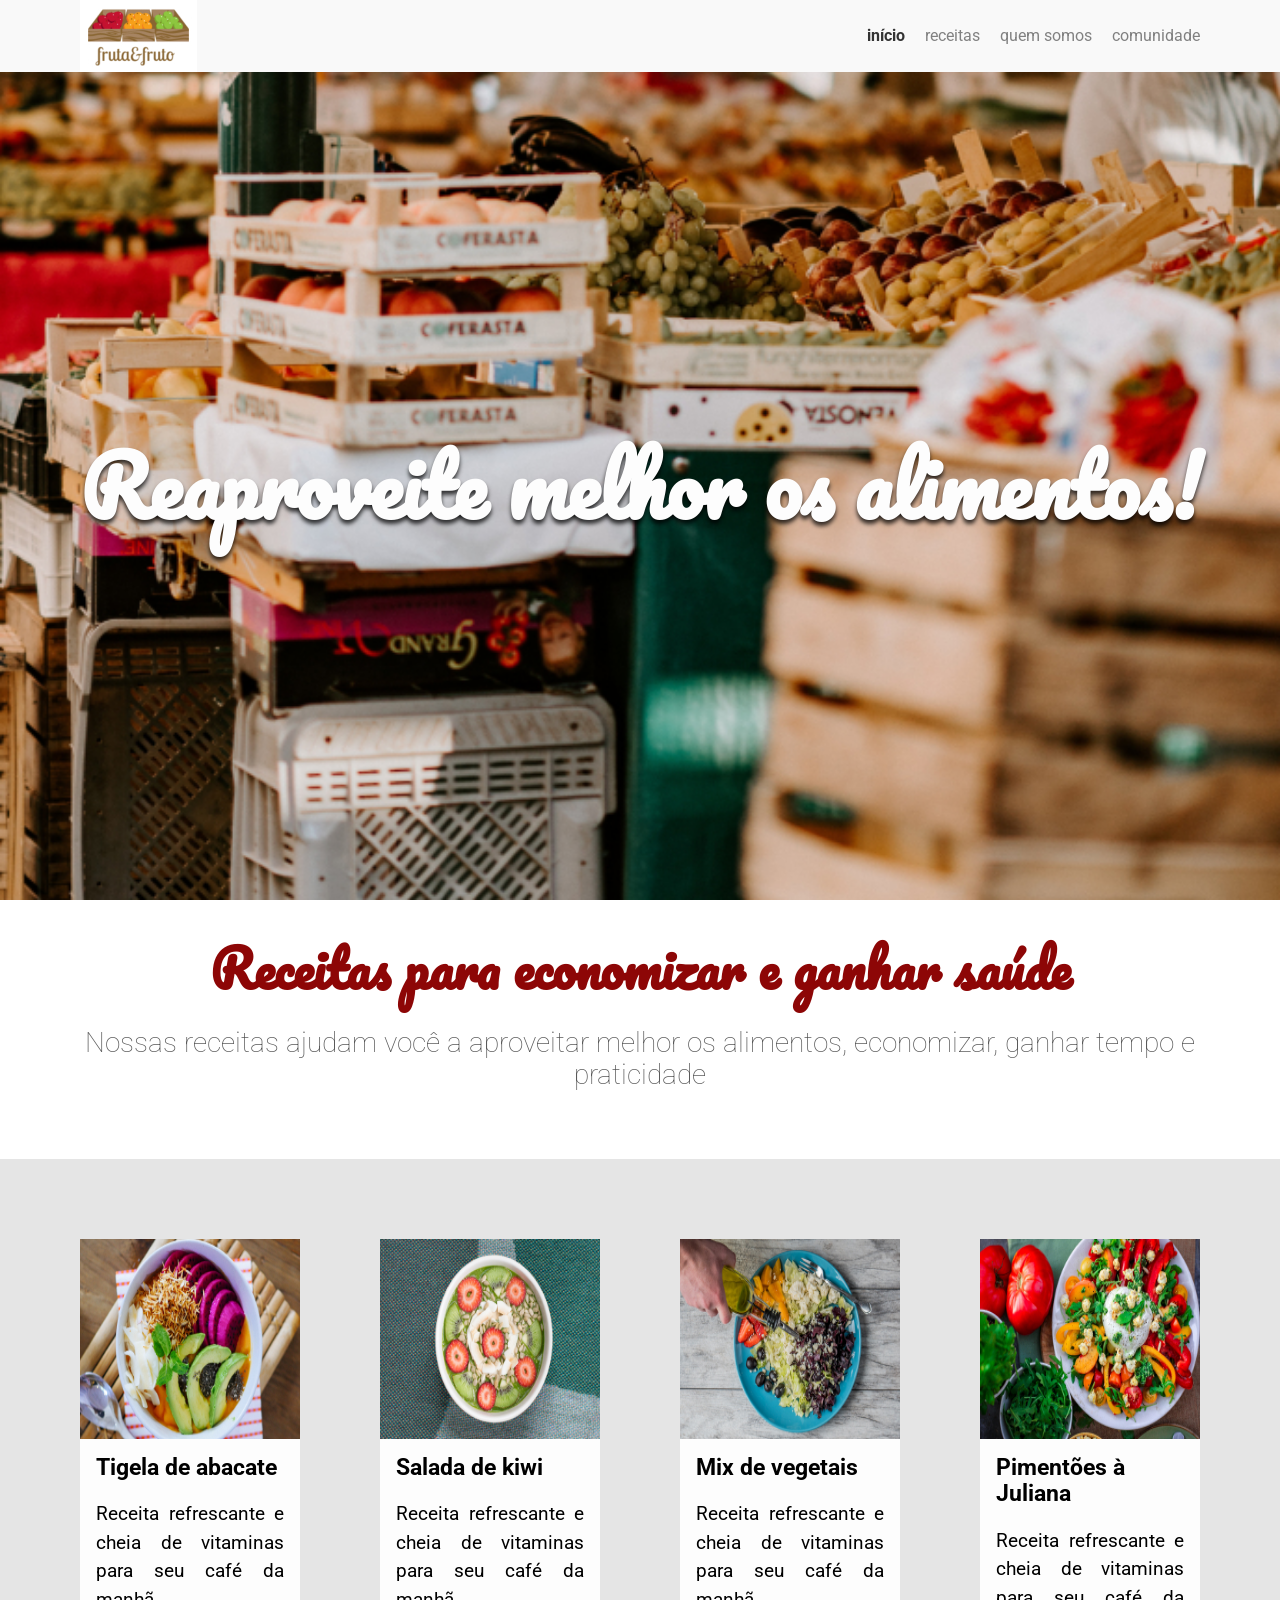
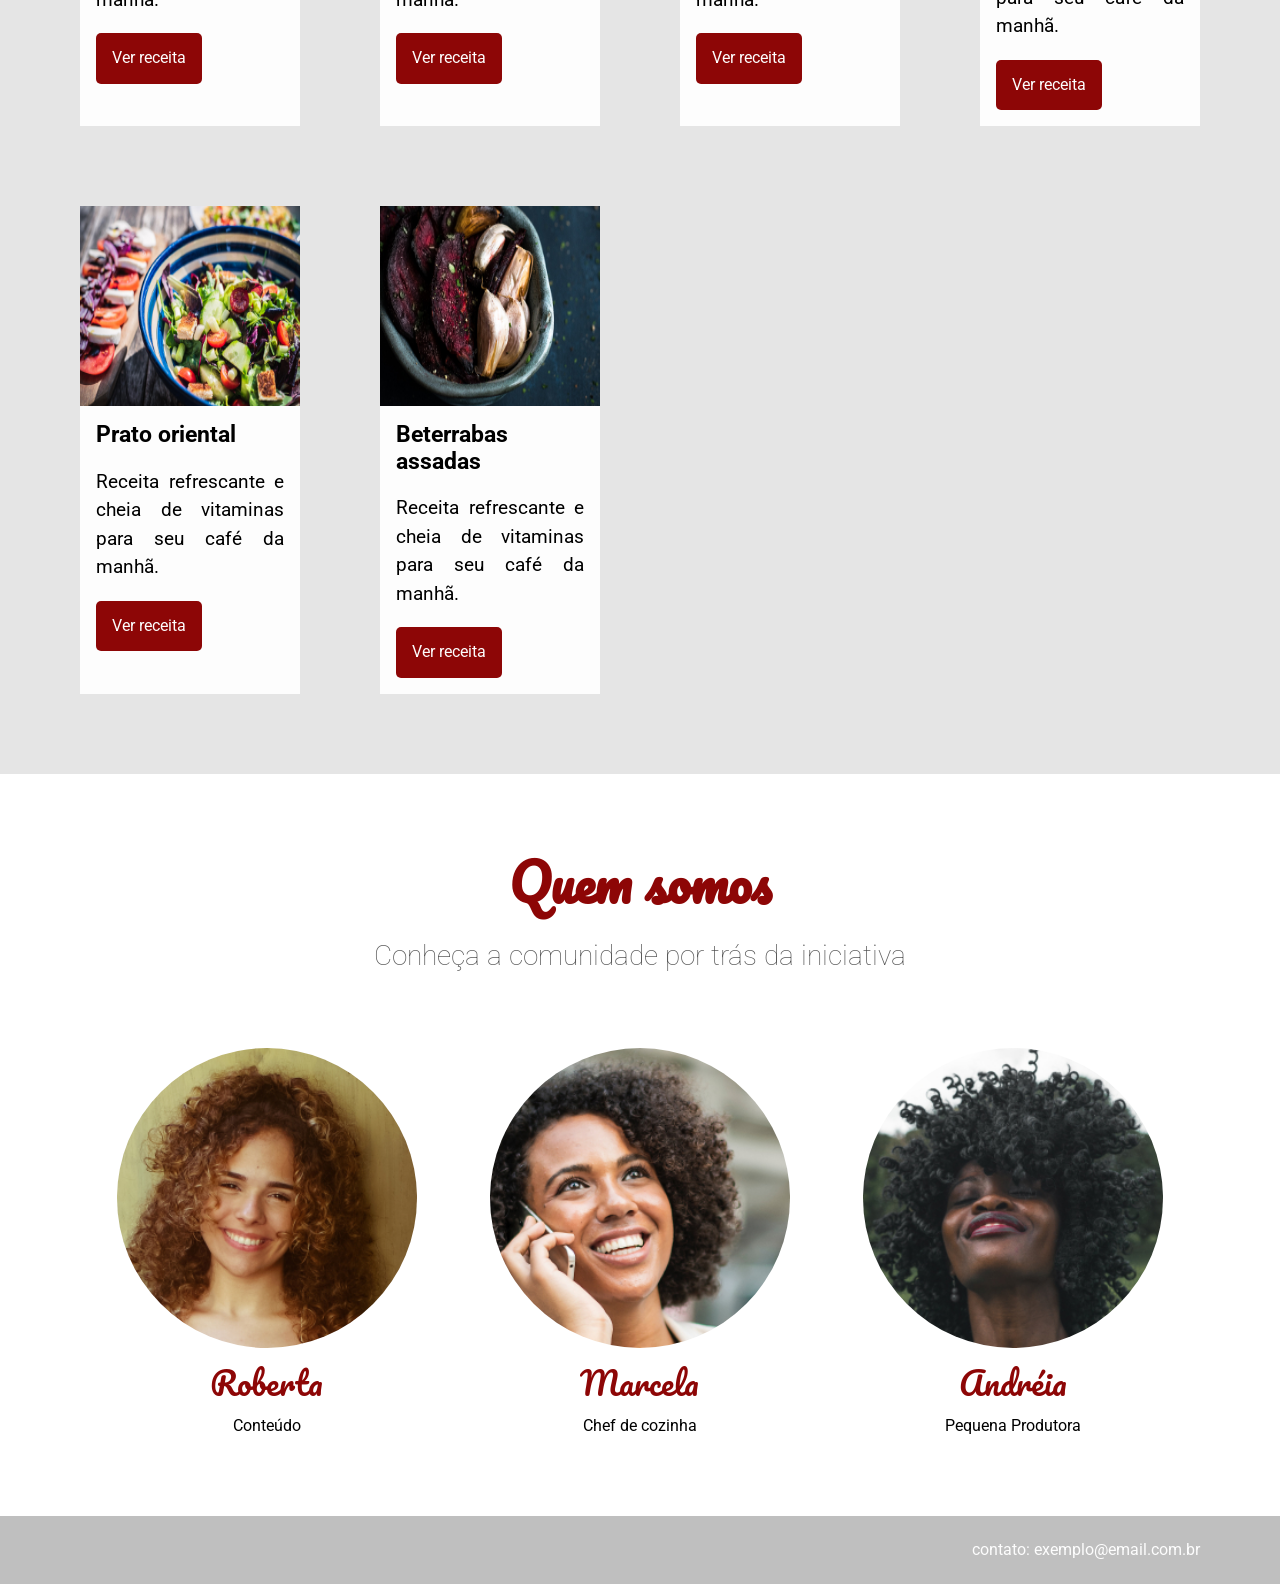
<file: arquitetura-css-assets/index.html>
<!DOCTYPE html>
<html lang="pt-BR">

<head>
    <link href="https://fonts.googleapis.com/css?family=Pacifico|Roboto:100,300,400,500,700,900" rel="stylesheet" />
    <meta charset="UTF-8" />
    <meta name="viewport" content="width=device-width, initial-scale=1.0" />
    <meta http-equiv="X-UA-Compatible" content="ie=edge" />
    <title>Fruta & Fruto</title>
    <link href="./assets/css/normalize.css" rel="stylesheet" />
    <link href="./assets/css/reset.css" rel="stylesheet" />
    <link href="./assets/css/cabecallho.css" rel="stylesheet" />
    <link href="./assets/css/menu/menu-lista.css" rel="stylesheet" />
    <link href="./assets/css/menu/menu-item.css" rel="stylesheet" />
    <link href="./assets/css/menu/menu-link.css" rel="stylesheet" />
    <link href="./assets/css/banner/banner-imagem.css" rel="stylesheet" />
    <link href="./assets/css/banner/banner.css" rel="stylesheet" />
    <link href="./assets/css/banner/banner-titulo.css" rel="stylesheet" />
    <link href="./assets/css/sobre/sobre.css" rel="stylesheet" />
    <link href="./assets/css/sobre/sobre-descricao.css" rel="stylesheet" />
    <link href="./assets/css/sobre/sobre-titulo.css" rel="stylesheet" />
    <link href="./assets/css/receitas.css" rel="stylesheet" />
    <link href="./assets/css/receita/receita.css" rel="stylesheet" />
    <link href="./assets/css/receita/receita-botao.css" rel="stylesheet" />
    <link href="./assets/css/receita/receita-conteudo.css" rel="stylesheet" />
    <link href="./assets/css/receita/receita-descricao.css" rel="stylesheet" />
    <link href="./assets/css/receita/receita-imagem.css" rel="stylesheet" />
    <link href="./assets/css/receita/receita-titulo.css" rel="stylesheet" />
    <link href="./assets/css/quemSomos/quemSomos.css" rel="stylesheet" />
    <link href="./assets/css/quemSomos/quemSomos-descricao.css" rel="stylesheet" />
    <link href="./assets/css/quemSomos/quemSomos-titulo.css" rel="stylesheet" />
    <link href="./assets/css/pessoas.css" rel="stylesheet" />
    <link href="./assets/css/pessoa/pessoa.css" rel="stylesheet" />
    <link href="./assets/css/pessoa/pessoa-funcao.css" rel="stylesheet" />
    <link href="./assets/css/pessoa/pessoa-imagem.css" rel="stylesheet" />
    <link href="./assets/css/pessoa/pessoa-nome.css" rel="stylesheet" />
    <link href="./assets/css/rodape.css" rel="stylesheet" />
    <link href="./assets/css/logo.css" rel="stylesheet" />
</head>

<body>
    <header class="cabecalho">
        <img class="logo" alt="Fruto & Fruta" src="./assets/img/logo.jpg" />
        <nav class="menu">
            <ul class="menu__lista">
                <li class="menu__item"><a class="menu__link ativo" href=#>Início</a></li>
                <li class="menu__item"><a class="menu__link" href=#>Receitas</a></li>
                <li class="menu__item"><a class="menu__link" href=#>Quem somos</a></li>
                <li class="menu__item"><a class="menu__link" href=#>Comunidade</a></li>
            </ul>
        </nav>
    </header>

    <section class="banner">
        <div class="banner__imagem"></div>
        <h2 class="banner__titulo">Reaproveite melhor os alimentos!</h2>
    </section>

    <section class="sobre">
        <h2 class="sobre__titulo">Receitas para economizar e ganhar saúde</h2>
        <p class="sobre__descricao">Nossas receitas ajudam você a aproveitar melhor os alimentos, economizar, ganhar tempo e praticidade</p>
    </section>

    <section class="receitas">
        <div class="receita">
            <img alt="Tigela de abacate" class="receita__imagem" src="./assets/img/receitas/tigela-de-abacate.jpg" />
            <div class="receita__conteudo">
                <h4 class="receita__titulo">Tigela de abacate</h4>
                <p class="receita__descricao">Receita refrescante e cheia de vitaminas para seu café da manhã.</p>
                <button class="receita__botao">Ver receita</button>
            </div>
        </div>
        <div class="receita">
            <img alt="Salada de kiwi" class="receita__imagem" src="./assets/img/receitas/salada-de-kiwi.jpg" />
            <div class="receita__conteudo">
                <h4 class="receita__titulo">Salada de kiwi</h4>
                <p class="receita__descricao">Receita refrescante e cheia de vitaminas para seu café da manhã.</p>
                <button class="receita__botao">Ver receita</button>
            </div>
        </div>
        <div class="receita">
            <img alt="Mix de vegetais" class="receita__imagem" src="./assets/img/receitas/mix-de-vegetais.jpg" />
            <div class="receita__conteudo">
                <h4 class="receita__titulo">Mix de vegetais</h4>
                <p class="receita__descricao">Receita refrescante e cheia de vitaminas para seu café da manhã.</p>
                <button class="receita__botao">Ver receita</button>
            </div>
        </div>
        <div class="receita">
            <img alt="Pimentões à Juliana" class="receita__imagem" src="./assets/img/receitas/pimentoes-a-juliana.jpg" />
            <div class="receita__conteudo">
                <h4 class="receita__titulo">Pimentões à Juliana</h4>
                <p class="receita__descricao">Receita refrescante e cheia de vitaminas para seu café da manhã.</p>
                <button class="receita__botao">Ver receita</button>
            </div>
        </div>
        <div class="receita">
            <img alt="Prato oriental" class="receita__imagem" src="./assets/img/receitas/prato-oriental.jpg" />
            <div class="receita__conteudo">
                <h4 class="receita__titulo">Prato oriental</h4>
                <p class="receita__descricao">Receita refrescante e cheia de vitaminas para seu café da manhã.</p>
                <button class="receita__botao">Ver receita</button>
            </div>
        </div>
        <div class="receita">
            <img alt="Beterrabas assadas" class="receita__imagem" src="./assets/img/receitas/beterrabas-assadas.jpg" />
            <div class="receita__conteudo">
                <h4 class="receita__titulo">Beterrabas assadas</h4>
                <p class="receita__descricao">Receita refrescante e cheia de vitaminas para seu café da manhã.</p>
                <button class="receita__botao">Ver receita</button>
            </div>
        </div>
    </section>

    <section class="quem-somos">
        <h3 class="quem-somos__titulo">Quem somos</h3>
        <p class="quem-somos__descricao">Conheça a comunidade por trás da iniciativa</p>
        <div class="pessoas">
            <div class="pessoa">
                <div class="pessoa__imagem pessoa__imagem--roberta"></div>
                <span class="pessoa__nome">Roberta</span>
                <span class="pessoa__funcao">Conteúdo</span>
            </div>
            <div class="pessoa">
                <div class="pessoa__imagem pessoa__imagem--marcela"></div>
                <span class="pessoa__nome">Marcela</span>
                <span class="pessoa__funcao">Chef de cozinha</span>
            </div>
            <div class="pessoa">
                <div class="pessoa__imagem pessoa__imagem--andreia"></div>
                <span class="pessoa__nome">Andréia</span>
                <span class="pessoa__funcao">Pequena Produtora</span>
            </div>
        </div>
    </section>

    <footer class="rodape">
        Contato: exemplo@email.com.br
    </footer>

</body>

</html>
</file>
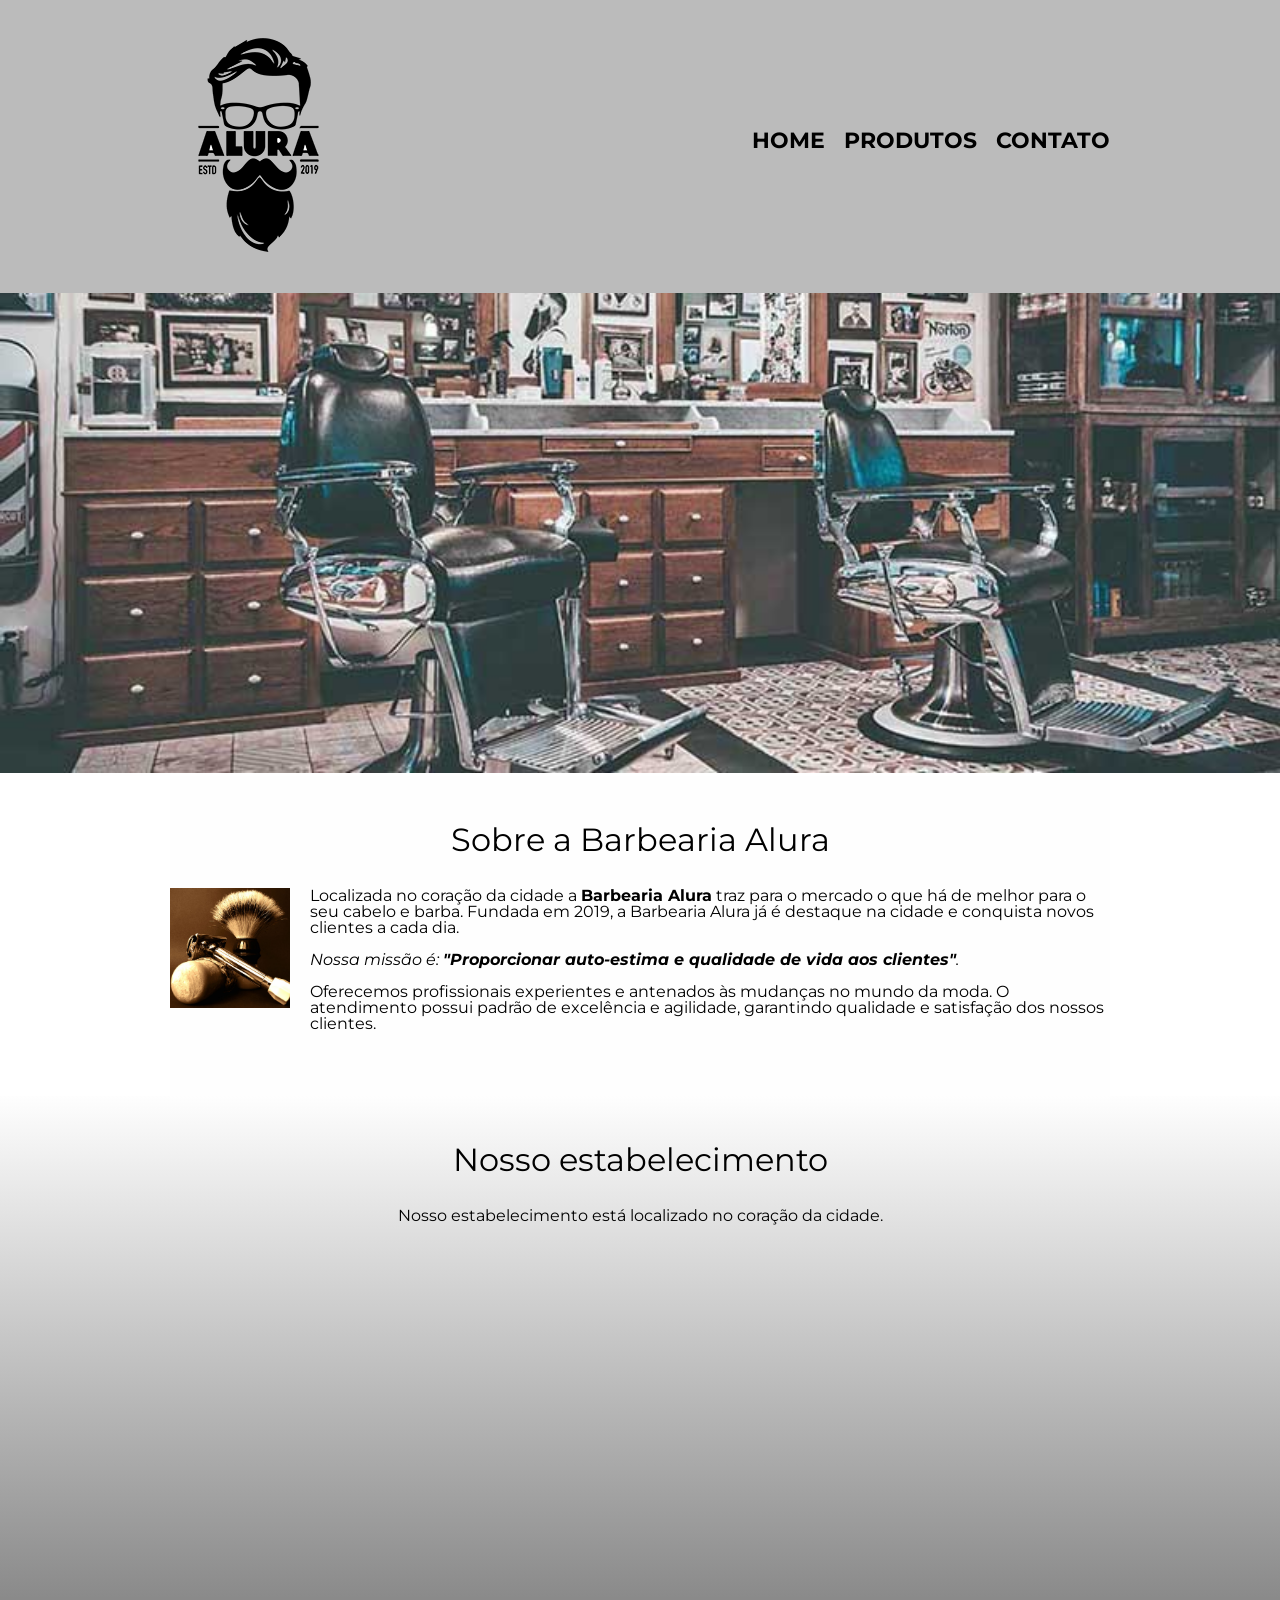
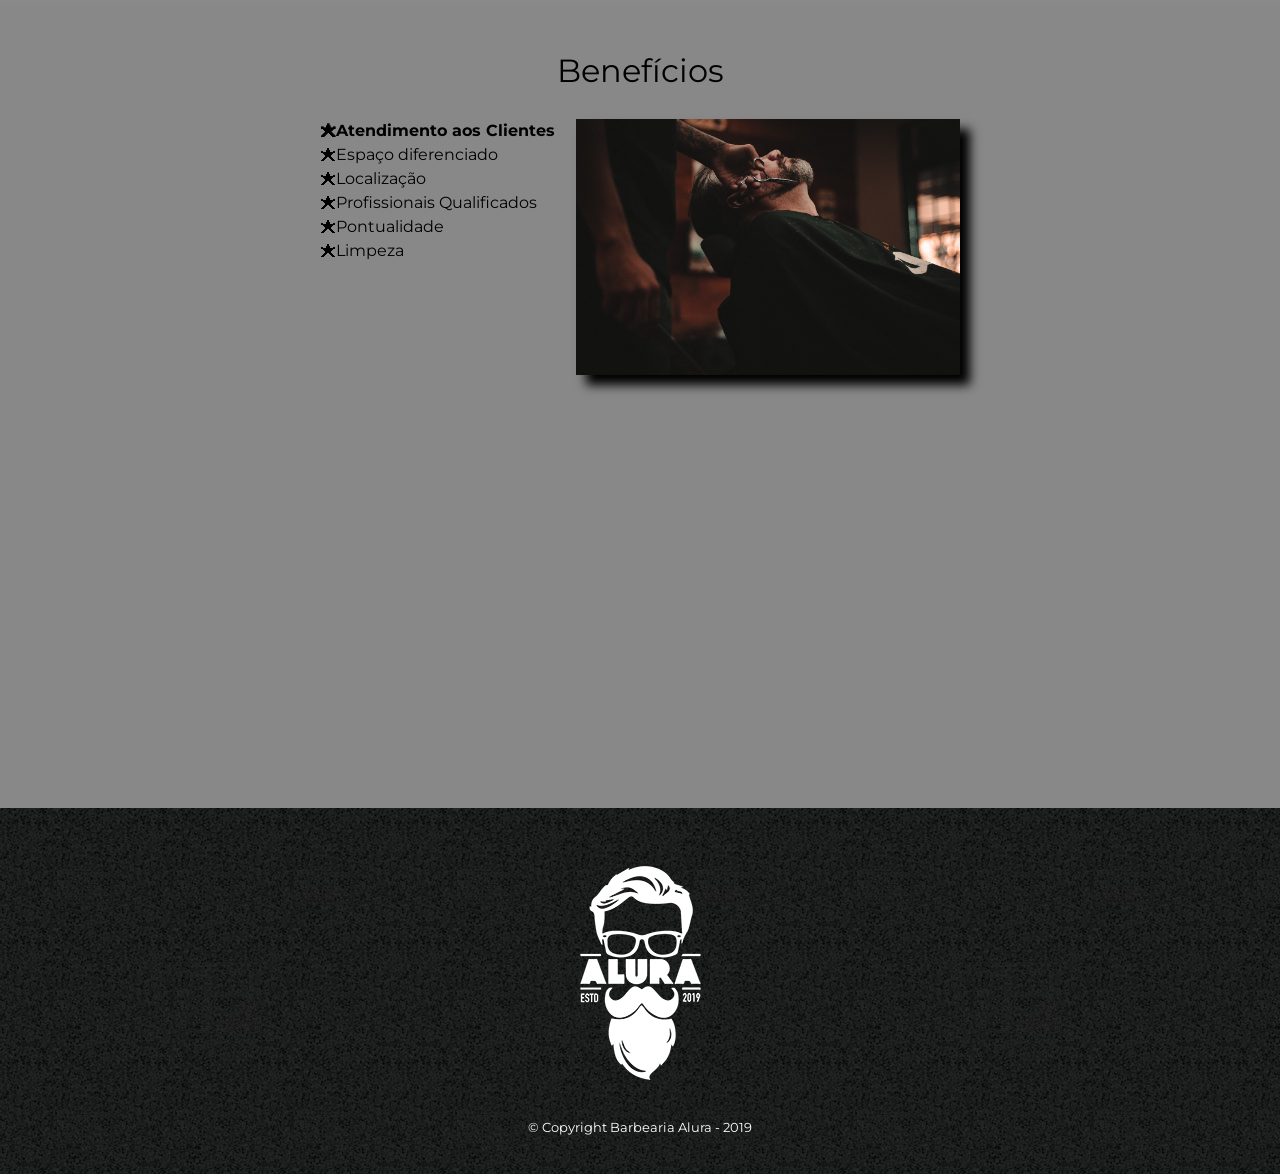
<file: barbearia-alura/index.html>
<!DOCTYPE html>
<html lang="pt-br">
	<head>
		<meta charset="UTF-8">
		<meta name="viewport" content="width=device-width">
		<title>Barbearia Alura</title>

		<link rel="stylesheet" href="reset.css">
		<link rel="stylesheet" href="style.css">
		<link href="https://fonts.googleapis.com/css?family=Montserrat&display=swap" rel="stylesheet">
	</head>

	<body>
		<header>
			<div class="caixa">
				<h1><img src="logo.png"></h1>

				<nav>
					<ul>
						<li><a href="index.html">Home</a></li>
						<li><a href="produtos.html">Produtos</a></li>
						<li><a href="contato.html">Contato</a></li>
					</ul>
				</nav>
			</div>
		</header>

		<img class="banner" src="banner.jpg">

		<main>
			<section class="principal">
				<h2 class="titulo-principal">Sobre a Barbearia Alura</h2>

				<img class="utensilios" src="utensilios.jpg" alt="Utensilios de um barbeiro.">
		 
				<p>Localizada no coração da cidade a <strong>Barbearia Alura</strong> traz para o mercado o que há de melhor para o seu cabelo e barba. Fundada em 2019, a Barbearia Alura já é destaque na cidade e conquista novos clientes a cada dia.</p>

				<p id="missao"><em>Nossa missão é: <strong>"Proporcionar auto-estima e qualidade de vida aos clientes"</strong>.</em></p>

				<p>Oferecemos profissionais experientes e antenados às mudanças no mundo da moda. O atendimento possui padrão de excelência e agilidade, garantindo qualidade e satisfação dos nossos clientes.</p>
			</section>

			<section class="mapa">
				<h3 class="titulo-principal">Nosso estabelecimento</h3>
				<p>Nosso estabelecimento está localizado no coração da cidade.</p>

				<div class="mapa-conteudo">
					<iframe src="https://www.google.com/maps/embed?pb=!1m18!1m12!1m3!1d3656.4483278365396!2d-46.63466568562861!3d-23.588249068469487!2m3!1f0!2f0!3f0!3m2!1i1024!2i768!4f13.1!3m3!1m2!1s0x94ce5a2b2ed7f3a1%3A0xab35da2f5ca62674!2sCaelum!5e0!3m2!1spt-BR!2sbr!4v1568814489656!5m2!1spt-BR!2sbr" width="100%" height="300" frameborder="0" style="border:0;" allowfullscreen=""></iframe>
				</div>
			</section>

			<section class="beneficios">
				<h3 class="titulo-principal">Benefícios</h3>

				<div class="conteudo-beneficios">
					<ul class="lista-beneficios">
						<li class="itens">Atendimento aos Clientes</li>
						<li class="itens">Espaço diferenciado</li>
						<li class="itens">Localização</li>
						<li class="itens">Profissionais Qualificados</li>
						<li class="itens">Pontualidade</li>
						<li class="itens">Limpeza</li>
					</ul><img src="beneficios.jpg" class="imagem-beneficios">
				</div>

				<div class="video">
					<iframe width="100%" height="315" src="https://www.youtube.com/embed/wcVVXUV0YUY" frameborder="0" allow="accelerometer; autoplay; encrypted-media; gyroscope; picture-in-picture" allowfullscreen></iframe>
				</div>
			</section>
		</main>

		<footer>
			<img src="logo-branco.png">
			<p class="copyright">&copy; Copyright Barbearia Alura - 2019</p>
		</footer>
	</body>
</html>
</file>
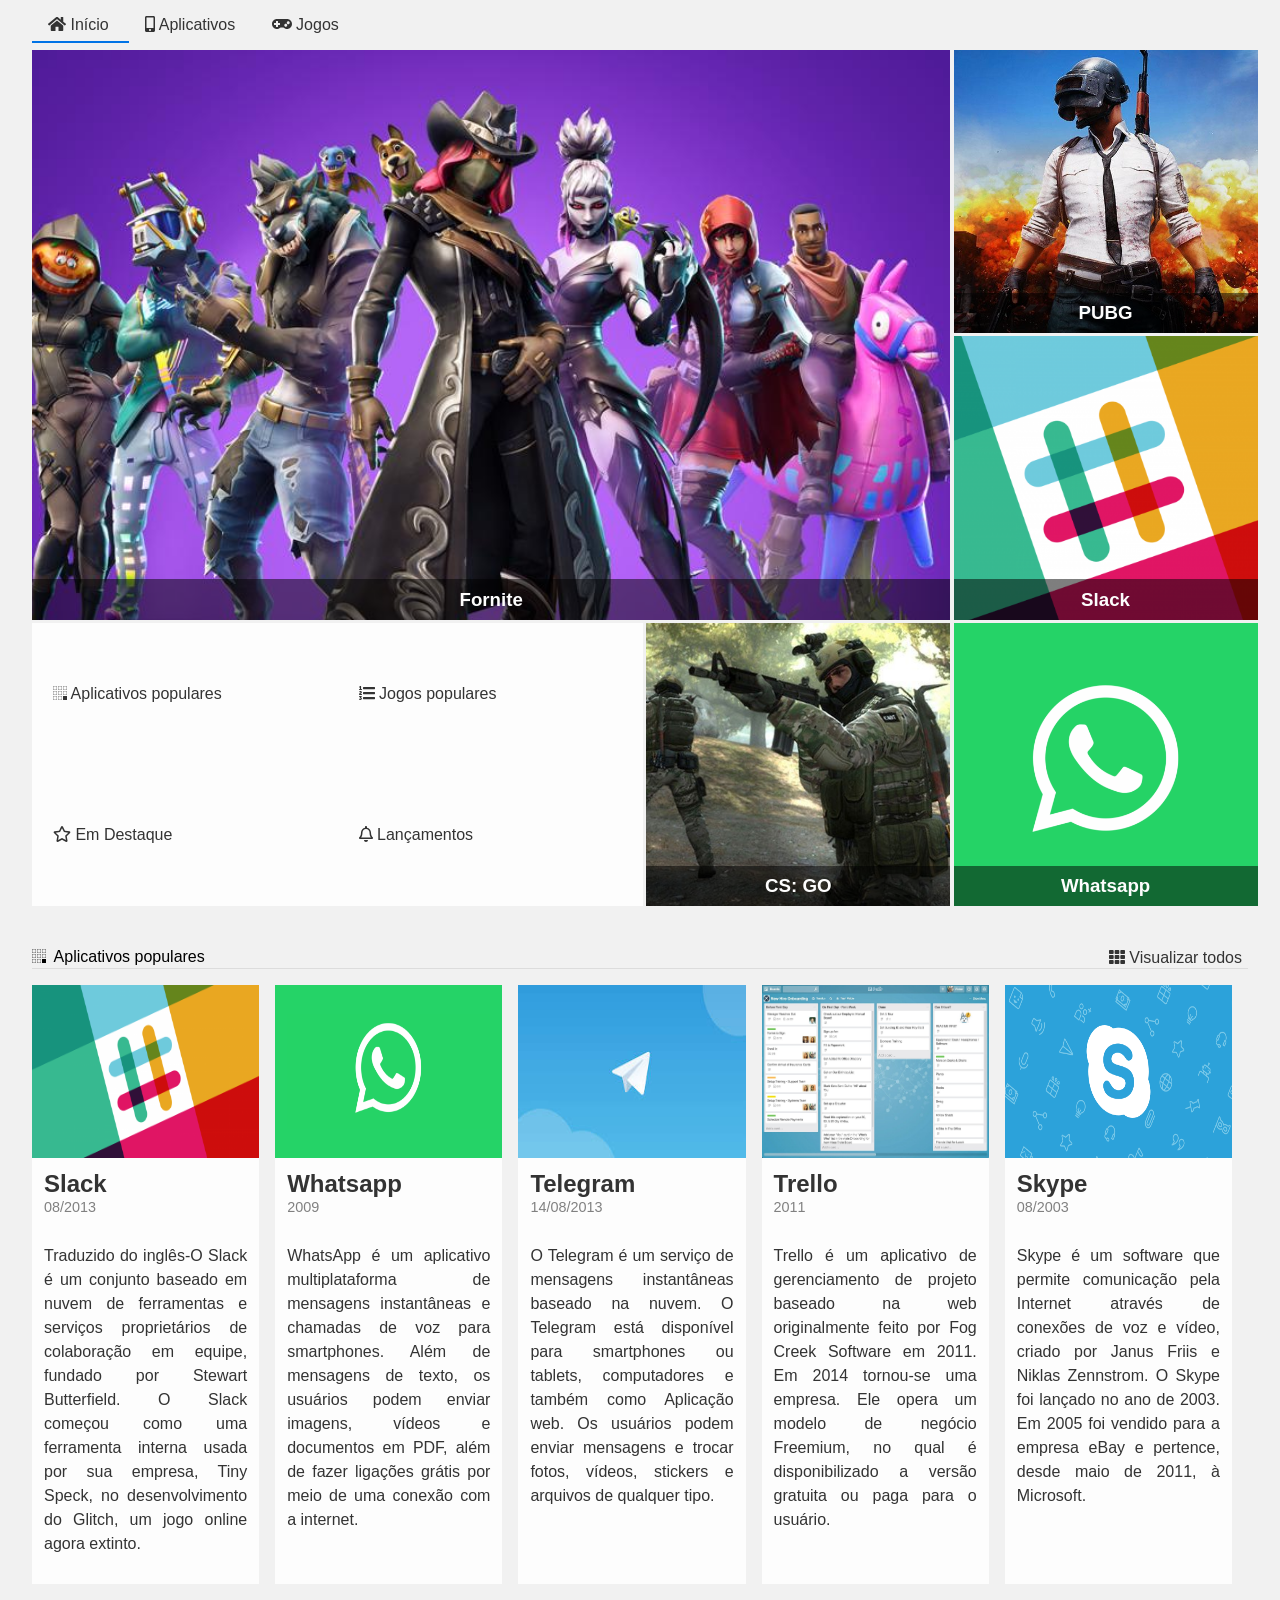
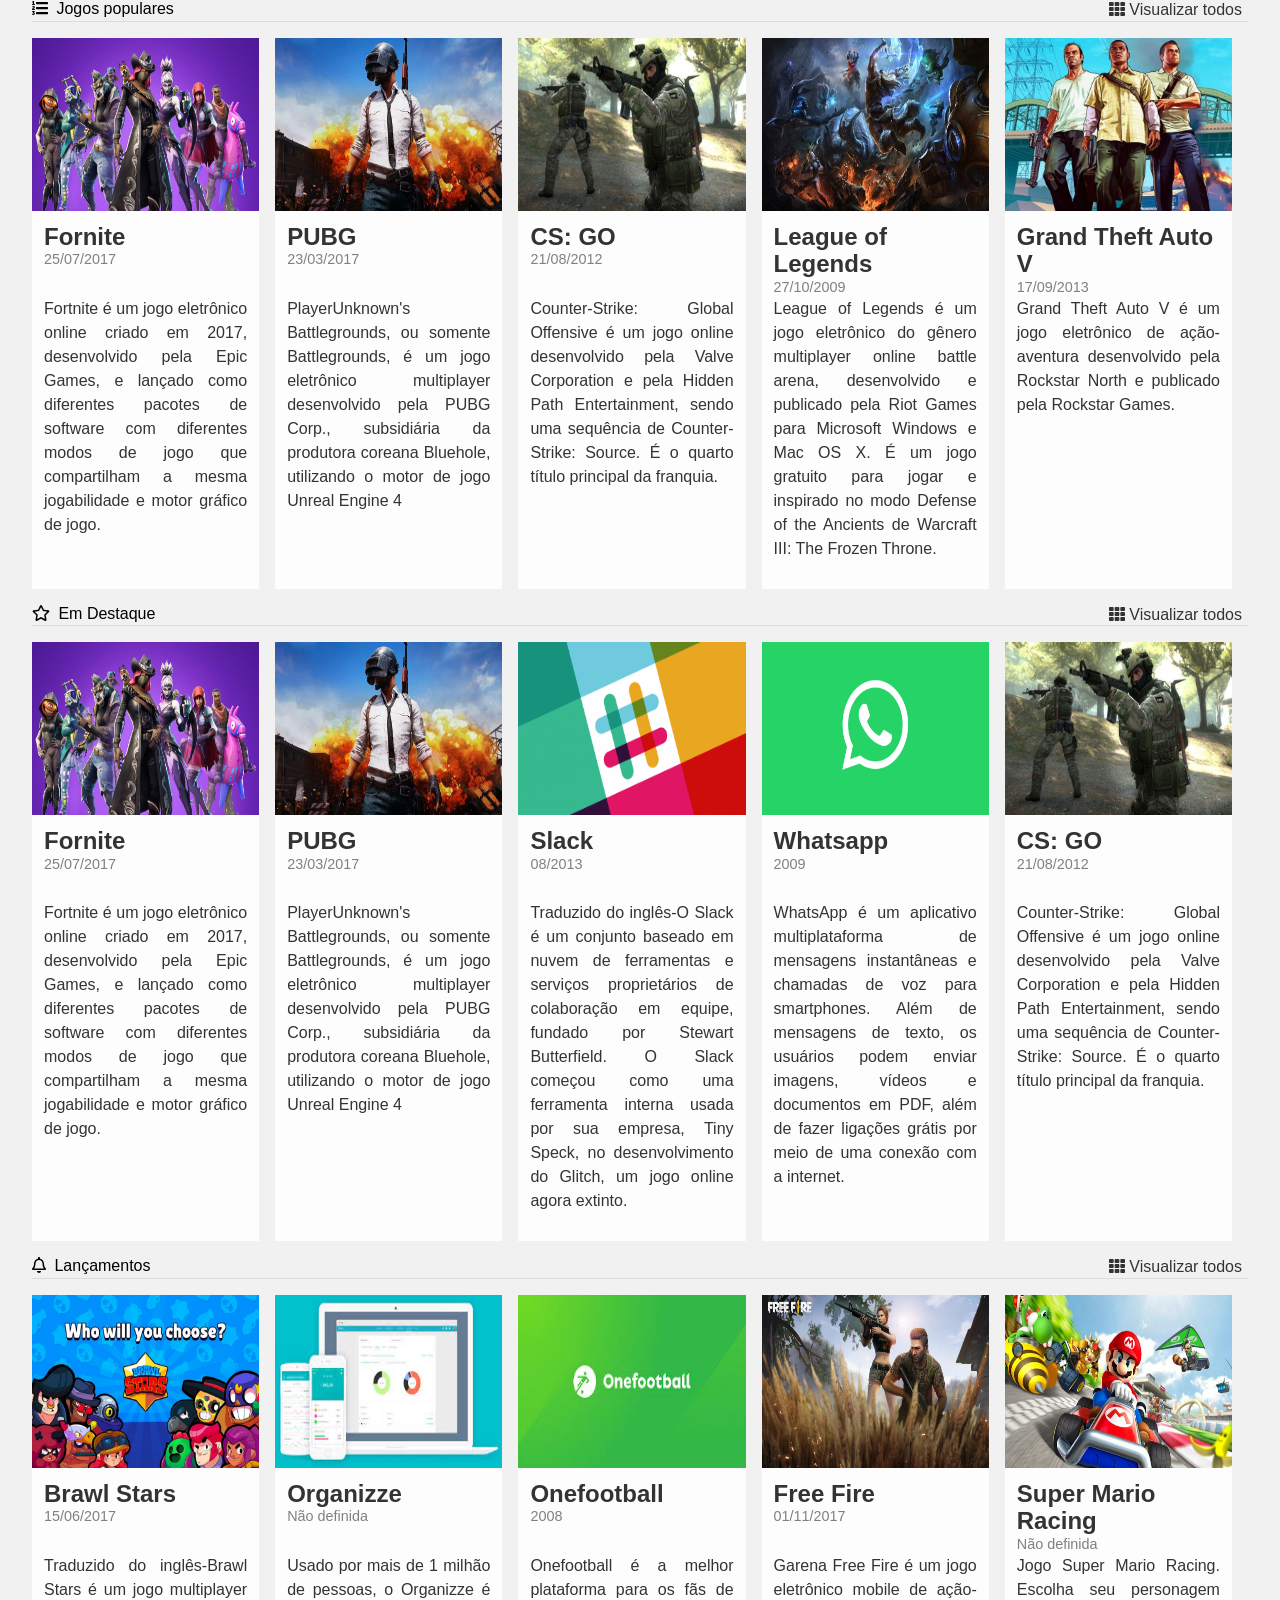
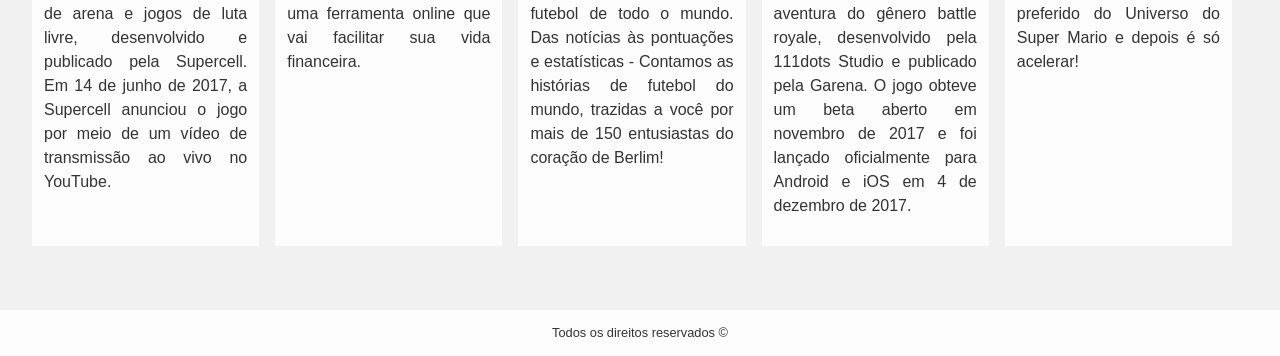
<file: css-grid/index.html>
<!DOCTYPE html>
<html lang="en">
<head>
    <meta charset="UTF-8">
    <meta name="viewport" content="width=device-width, initial-scale=1.0">
    <meta http-equiv="X-UA-Compatible" content="ie=edge">
    <title>Alura Store | Baixe nossos aplicativos e jogos</title>
    <link href="./assets/css/normalize.css" rel="stylesheet">
    <link href="./assets/css/reset.css" rel="stylesheet">
    <link href="./assets/css/style.css" rel="stylesheet">
    <link href="./assets/css/destaques.css" rel="stylesheet">
    <link href="./assets/css/populares.css" rel="stylesheet">
    <link href="./assets/css/menu.css" rel="stylesheet">
    <link href="./assets/css/responsivo.css" rel="stylesheet">
</head>
<body class="app">
    <header class="cabecalho">
        <nav class="menu">
            <ul class="menu__lista">
                <li class="menu__item">
                    <a class="menu__link ativo" href="#">
                        <i class="fas fa-home"></i>
                        Início
                    </a>
                    <a class="menu__link" href="#">
                        <i class="fas fa-mobile-alt"></i>
                        Aplicativos</a>
                    <a class="menu__link" href="#">
                        <i class="fas fa-gamepad"></i>
                        Jogos
                    </a>
                </li>
            </ul>
        </nav>
    </header>
    <main class="conteudo">
        <section class="destaques">
            <div class="destaques__principal caixa">
                <h3 class="destaques__titulo">Fornite</h3>
            </div>
            <div class="destaques__secundario caixa">
                <h3 class="destaques__titulo">PUBG</h3>
            </div>
            <div class="destaques__secundario caixa">
                <h3 class="destaques__titulo">Slack</h3>
            </div>
            <div class="destaques__secundario caixa">
                <h3 class="destaques__titulo">Whatsapp</h3>
            </div>
            <div class="destaques__secundario caixa">
                <h3 class="destaques__titulo">CS: GO</h3>
            </div>
            <div class="destaques__categorias">
                <ul class="destaques__categorias___lista">
                    <li class="destaques__categorias___item">
                        <a class="destaques__categorias___link" href="#">
                            <i class="destaques__categorias___icone fab fa-buromobelexperte"></i>
                            Aplicativos populares
                        </a>
                    </li>
                    <li class="destaques__categorias___item">
                        <a class="destaques__categorias___link" href="#">
                            <i class="fas fa-list-ol"></i>
                            Jogos populares
                        </a>
                    </li>
                    <li class="destaques__categorias___item">
                        <a class="destaques__categorias___link" href="#">
                            <i class="far fa-star"></i>
                            Em Destaque
                        </a>
                    </li>
                    <li class="destaques__categorias___item">
                        <a class="destaques__categorias___link" href="#">
                            <i class="far fa-bell"></i>
                            Lançamentos
                        </a>
                    </li>
                </ul>
            </div>
        </section>
        <section class="populares">
            <div class="populares__itens">
                <div class="populares__info">
                    <div class="populares__cabecalho">
                        <h4 class="populares__titulo">
                            <i class="populares__icone fab fa-buromobelexperte"></i>
                            Aplicativos populares
                        </h4>
                        <button class="populares__botao">
                            <i class="fas fa-th"></i>
                            Visualizar todos
                        </button>
                    </div>
                </div>
                <div class="populares__conteudo">
                    <div class="populares__card">
                        <img class="populares__card___imagem" src="./assets/img/slack.png"></img>
                        <div class="populares__card___corpo">
                            <div class="populares__card___cabecalho">
                                <h5 class="populares__card___titulo">Slack</h5>
                                <time class="populares__card___data" datetime="2013-08-01">08/2013</time>
                            </div>
                            <div class="populares__card___descricao">
                                Traduzido do inglês-O Slack é um conjunto baseado em nuvem de ferramentas e serviços proprietários de colaboração em equipe, fundado por Stewart Butterfield. O Slack começou como uma ferramenta interna usada por sua empresa, Tiny Speck, no desenvolvimento do Glitch, um jogo online agora extinto.
                            </div>
                        </div>
                    </div>
                    <div class="populares__card">
                        <img class="populares__card___imagem" src="./assets/img/whatsapp.png"></img>
                        <div class="populares__card___corpo">
                            <div class="populares__card___cabecalho">
                                <h5 class="populares__card___titulo">Whatsapp</h5>
                                <time class="populares__card___data" datetime="20090-01-01">2009</time>
                            </div>
                            <div class="populares__card___descricao">
                                WhatsApp é um aplicativo multiplataforma de mensagens instantâneas e chamadas de voz para smartphones. Além de mensagens de texto, os usuários podem enviar imagens, vídeos e documentos em PDF, além de fazer ligações grátis por meio de uma conexão com a internet.
                            </div>
                        </div>
                    </div>
                    <div class="populares__card">
                        <img class="populares__card___imagem" src="./assets/img/telegram.jpeg"></img>
                        <div class="populares__card___corpo">
                            <div class="populares__card___cabecalho">
                                <h5 class="populares__card___titulo">Telegram</h5>
                                <time class="populares__card___data" datetime="2013-08-14">14/08/2013</time>
                            </div>
                            <div class="populares__card___descricao">
                                O Telegram é um serviço de mensagens instantâneas baseado na nuvem. O Telegram está disponível para smartphones ou tablets, computadores e também como Aplicação web. Os usuários podem enviar mensagens e trocar fotos, vídeos, stickers e arquivos de qualquer tipo.
                            </div>
                        </div>
                    </div>
                    <div class="populares__card">
                        <img class="populares__card___imagem" src="./assets/img/trello.jpg"></img>
                        <div class="populares__card___corpo">
                            <div class="populares__card___cabecalho">
                                <h5 class="populares__card___titulo">Trello</h5>
                                <time class="populares__card___data" datetime="2011-01-01">2011</time>
                            </div>
                            <div class="populares__card___descricao">
                                Trello é um aplicativo de gerenciamento de projeto baseado na web originalmente feito por Fog Creek Software em 2011. Em 2014 tornou-se uma empresa. Ele opera um modelo de negócio Freemium, no qual é disponibilizado a versão gratuita ou paga para o usuário.
                            </div>
                        </div>
                    </div>
                    <div class="populares__card">
                        <img class="populares__card___imagem" src="./assets/img/skype.png"></img>
                        <div class="populares__card___corpo">
                            <div class="populares__card___cabecalho">
                                <h5 class="populares__card___titulo">Skype</h5>
                                <time class="populares__card___data" datetime="2003-08-01">08/2003</time>
                            </div>
                            <div class="populares__card___descricao">
                                Skype é um software que permite comunicação pela Internet através de conexões de voz e vídeo, criado por Janus Friis e Niklas Zennstrom. O Skype foi lançado no ano de 2003. Em 2005 foi vendido para a empresa eBay e pertence, desde maio de 2011, à Microsoft.
                            </div>
                        </div>
                    </div>
                </div>
            </div>
            <div class="populares__itens">
                <div class="populares__info">
                    <div class="populares__cabecalho">
                        <h4 class="populares__titulo">
                            <i class="populares__icone fas fa-list-ol"></i>
                            Jogos populares
                        </h4>
                        <button class="populares__botao">
                            <i class="fas fa-th"></i>
                            Visualizar todos
                        </button>
                    </div>
                </div>
                <div class="populares__conteudo">
                    <div class="populares__card">
                        <img class="populares__card___imagem" src="./assets/img/fortnite.jpg"></img>
                        <div class="populares__card___corpo">
                            <div class="populares__card___cabecalho">
                                <h5 class="populares__card___titulo">Fornite</h5>
                                <time class="populares__card___data" datetime="2017-07-25">25/07/2017</time>
                            </div>
                            <div class="populares__card___descricao">
                                Fortnite é um jogo eletrônico online criado em 2017, desenvolvido pela Epic Games, e lançado como diferentes pacotes de software com diferentes modos de jogo que compartilham a mesma jogabilidade e motor gráfico de jogo.
                            </div>
                        </div>
                    </div>
                    <div class="populares__card">
                        <img class="populares__card___imagem" src="./assets/img/pubg.jpg"></img>
                        <div class="populares__card___corpo">
                            <div class="populares__card___cabecalho">
                                <h5 class="populares__card___titulo">PUBG</h5>
                                <time class="populares__card___data" datetime="2017-03-23">23/03/2017</time>
                            </div>
                            <div class="populares__card___descricao">
                                PlayerUnknown's Battlegrounds, ou somente Battlegrounds, é um jogo eletrônico multiplayer desenvolvido pela PUBG Corp., subsidiária da produtora coreana Bluehole, utilizando o motor de jogo Unreal Engine 4
                            </div>
                        </div>
                    </div>
                    <div class="populares__card">
                        <img class="populares__card___imagem" src="./assets/img/cs-go.jpg"></img>
                        <div class="populares__card___corpo">
                            <div class="populares__card___cabecalho">
                                <h5 class="populares__card___titulo">CS: GO</h5>
                                <time class="populares__card___data" datetime="2012-08-21">21/08/2012</time>
                            </div>
                            <div class="populares__card___descricao">
                                Counter-Strike: Global Offensive é um jogo online desenvolvido pela Valve Corporation e pela Hidden Path Entertainment, sendo uma sequência de Counter-Strike: Source. É o quarto título principal da franquia.
                            </div>
                        </div>
                    </div>
                    <div class="populares__card">
                        <img class="populares__card___imagem" src="./assets/img/lol.jpg"></img>
                        <div class="populares__card___corpo">
                            <div class="populares__card___cabecalho">
                                <h5 class="populares__card___titulo">League of Legends</h5>
                                <time class="populares__card___data" datetime="2009-10-27">27/10/2009</time>
                            </div>
                            <div class="populares__card___descricao">
                                League of Legends é um jogo eletrônico do gênero multiplayer online battle arena, desenvolvido e publicado pela Riot Games para Microsoft Windows e Mac OS X. É um jogo gratuito para jogar e inspirado no modo Defense of the Ancients de Warcraft III: The Frozen Throne.
                            </div>
                        </div>
                    </div>
                    <div class="populares__card">
                        <img class="populares__card___imagem" src="./assets/img/gta-v.jpg"></img>
                        <div class="populares__card___corpo">
                            <div class="populares__card___cabecalho">
                                <h5 class="populares__card___titulo">Grand Theft Auto V</h5>
                                <time class="populares__card___data" datetime="2013-09-17">17/09/2013</time>
                            </div>
                            <div class="populares__card___descricao">
                                Grand Theft Auto V é um jogo eletrônico de ação-aventura desenvolvido pela Rockstar North e publicado pela Rockstar Games.
                            </div>
                        </div>
                    </div>
                </div>
            </div>
            <div class="populares__itens">
                <div class="populares__info">
                    <div class="populares__cabecalho">
                        <h4 class="populares__titulo">
                            <i class="populares__icone far fa-star"></i>
                            Em Destaque
                        </h4>
                        <button class="populares__botao">
                            <i class="fas fa-th"></i>
                            Visualizar todos
                        </button>
                    </div>
                </div>
                <div class="populares__conteudo">
                    <div class="populares__card">
                        <img class="populares__card___imagem" src="./assets/img/fortnite.jpg"></img>
                        <div class="populares__card___corpo">
                            <div class="populares__card___cabecalho">
                                <h5 class="populares__card___titulo">Fornite</h5>
                                <time class="populares__card___data" datetime="2017-07-25">25/07/2017</time>
                            </div>
                            <div class="populares__card___descricao">
                                Fortnite é um jogo eletrônico online criado em 2017, desenvolvido pela Epic Games, e lançado como diferentes pacotes de software com diferentes modos de jogo que compartilham a mesma jogabilidade e motor gráfico de jogo.
                            </div>
                        </div>
                    </div>
                    <div class="populares__card">
                        <img class="populares__card___imagem" src="./assets/img/pubg.jpg"></img>
                        <div class="populares__card___corpo">
                            <div class="populares__card___cabecalho">
                                <h5 class="populares__card___titulo">PUBG</h5>
                                <time class="populares__card___data" datetime="2017-03-23">23/03/2017</time>
                            </div>
                            <div class="populares__card___descricao">
                                PlayerUnknown's Battlegrounds, ou somente Battlegrounds, é um jogo eletrônico multiplayer desenvolvido pela PUBG Corp., subsidiária da produtora coreana Bluehole, utilizando o motor de jogo Unreal Engine 4
                            </div>
                        </div>
                    </div>
                    <div class="populares__card">
                        <img class="populares__card___imagem" src="./assets/img/slack.png"></img>
                        <div class="populares__card___corpo">
                            <div class="populares__card___cabecalho">
                                <h5 class="populares__card___titulo">Slack</h5>
                                <time class="populares__card___data" datetime="2013-08-01">08/2013</time>
                            </div>
                            <div class="populares__card___descricao">
                                Traduzido do inglês-O Slack é um conjunto baseado em nuvem de ferramentas e serviços proprietários de colaboração em equipe, fundado por Stewart Butterfield. O Slack começou como uma ferramenta interna usada por sua empresa, Tiny Speck, no desenvolvimento do Glitch, um jogo online agora extinto.
                            </div>
                        </div>
                    </div>
                    <div class="populares__card">
                        <img class="populares__card___imagem" src="./assets/img/whatsapp.png"></img>
                        <div class="populares__card___corpo">
                            <div class="populares__card___cabecalho">
                                <h5 class="populares__card___titulo">Whatsapp</h5>
                                <time class="populares__card___data" datetime="20090-01-01">2009</time>
                            </div>
                            <div class="populares__card___descricao">
                                WhatsApp é um aplicativo multiplataforma de mensagens instantâneas e chamadas de voz para smartphones. Além de mensagens de texto, os usuários podem enviar imagens, vídeos e documentos em PDF, além de fazer ligações grátis por meio de uma conexão com a internet.
                            </div>
                        </div>
                    </div>
                    <div class="populares__card">
                        <img class="populares__card___imagem" src="./assets/img/cs-go.jpg"></img>
                        <div class="populares__card___corpo">
                            <div class="populares__card___cabecalho">
                                <h5 class="populares__card___titulo">CS: GO</h5>
                                <time class="populares__card___data" datetime="2012-08-21">21/08/2012</time>
                            </div>
                            <div class="populares__card___descricao">
                                Counter-Strike: Global Offensive é um jogo online desenvolvido pela Valve Corporation e pela Hidden Path Entertainment, sendo uma sequência de Counter-Strike: Source. É o quarto título principal da franquia.
                            </div>
                        </div>
                    </div>
                </div>
            </div>
            <div class="populares__itens">
                <div class="populares__info">
                    <div class="populares__cabecalho">
                        <h4 class="populares__titulo">
                            <i class="populares__icone far fa-bell"></i>
                            Lançamentos
                        </h4>
                        <button class="populares__botao">
                            <i class="fas fa-th"></i>
                            Visualizar todos
                        </button>
                    </div>
                </div>
                <div class="populares__conteudo">
                    <div class="populares__card">
                        <img class="populares__card___imagem" src="./assets/img/brawl-stars.jpg"></img>
                        <div class="populares__card___corpo">
                            <div class="populares__card___cabecalho">
                                <h5 class="populares__card___titulo">Brawl Stars</h5>
                                <time class="populares__card___data" datetime="2017-06-15">15/06/2017</time>
                            </div>
                            <div class="populares__card___descricao">
                                Traduzido do inglês-Brawl Stars é um jogo multiplayer de arena e jogos de luta livre, desenvolvido e publicado pela Supercell. Em 14 de junho de 2017, a Supercell anunciou o jogo por meio de um vídeo de transmissão ao vivo no YouTube.
                            </div>
                        </div>
                    </div>
                    <div class="populares__card">
                        <img class="populares__card___imagem" src="./assets/img/organizze.jpeg"></img>
                        <div class="populares__card___corpo">
                            <div class="populares__card___cabecalho">
                                <h5 class="populares__card___titulo">Organizze</h5>
                                <time class="populares__card___data" datetime="">Não definida</time>
                            </div>
                            <div class="populares__card___descricao">
                                Usado por mais de 1 milhão de pessoas, o Organizze é uma ferramenta online que vai facilitar sua vida financeira.  
                            </div>
                        </div>
                    </div>
                    <div class="populares__card">
                        <img class="populares__card___imagem" src="./assets/img/onefotball.jpeg"></img>
                        <div class="populares__card___corpo">
                            <div class="populares__card___cabecalho">
                                <h5 class="populares__card___titulo">Onefootball</h5>
                                <time class="populares__card___data" datetime="2008-01-01">2008</time>
                            </div>
                            <div class="populares__card___descricao">
                                Onefootball é a melhor plataforma para os fãs de futebol de todo o mundo. Das notícias às pontuações e estatísticas - Contamos as histórias de futebol do mundo, trazidas a você por mais de 150 entusiastas do coração de Berlim!
                            </div>
                        </div>
                    </div>
                    <div class="populares__card">
                        <img class="populares__card___imagem" src="./assets/img/free-fire.jpg"></img>
                        <div class="populares__card___corpo">
                            <div class="populares__card___cabecalho">
                                <h5 class="populares__card___titulo">Free Fire</h5>
                                <time class="populares__card___data" datetime="2017-11-01">01/11/2017</time>
                            </div>
                            <div class="populares__card___descricao">
                                Garena Free Fire é um jogo eletrônico mobile de ação-aventura do gênero battle royale, desenvolvido pela 111dots Studio e publicado pela Garena. O jogo obteve um beta aberto em novembro de 2017 e foi lançado oficialmente para Android e iOS em 4 de dezembro de 2017.
                            </div>
                        </div>
                    </div>
                    <div class="populares__card">
                        <img class="populares__card___imagem" src="./assets/img/mario-kart.jpg"></img>
                        <div class="populares__card___corpo">
                            <div class="populares__card___cabecalho">
                                <h5 class="populares__card___titulo">Super Mario Racing</h5>
                                <time class="populares__card___data" datetime="">Não definida</time>
                            </div>
                            <div class="populares__card___descricao">
                                Jogo Super Mario Racing. Escolha seu personagem preferido do Universo do Super Mario e depois é só acelerar!
                            </div>
                        </div>
                    </div>
                </div>
            </div>
        </section>
    </main>
    <footer class="rodape">Todos os direitos reservados &copy;</footer>
    <script src="./assets/js/fontawesome.all.min.js"></script>
</body>
</html>
</file>
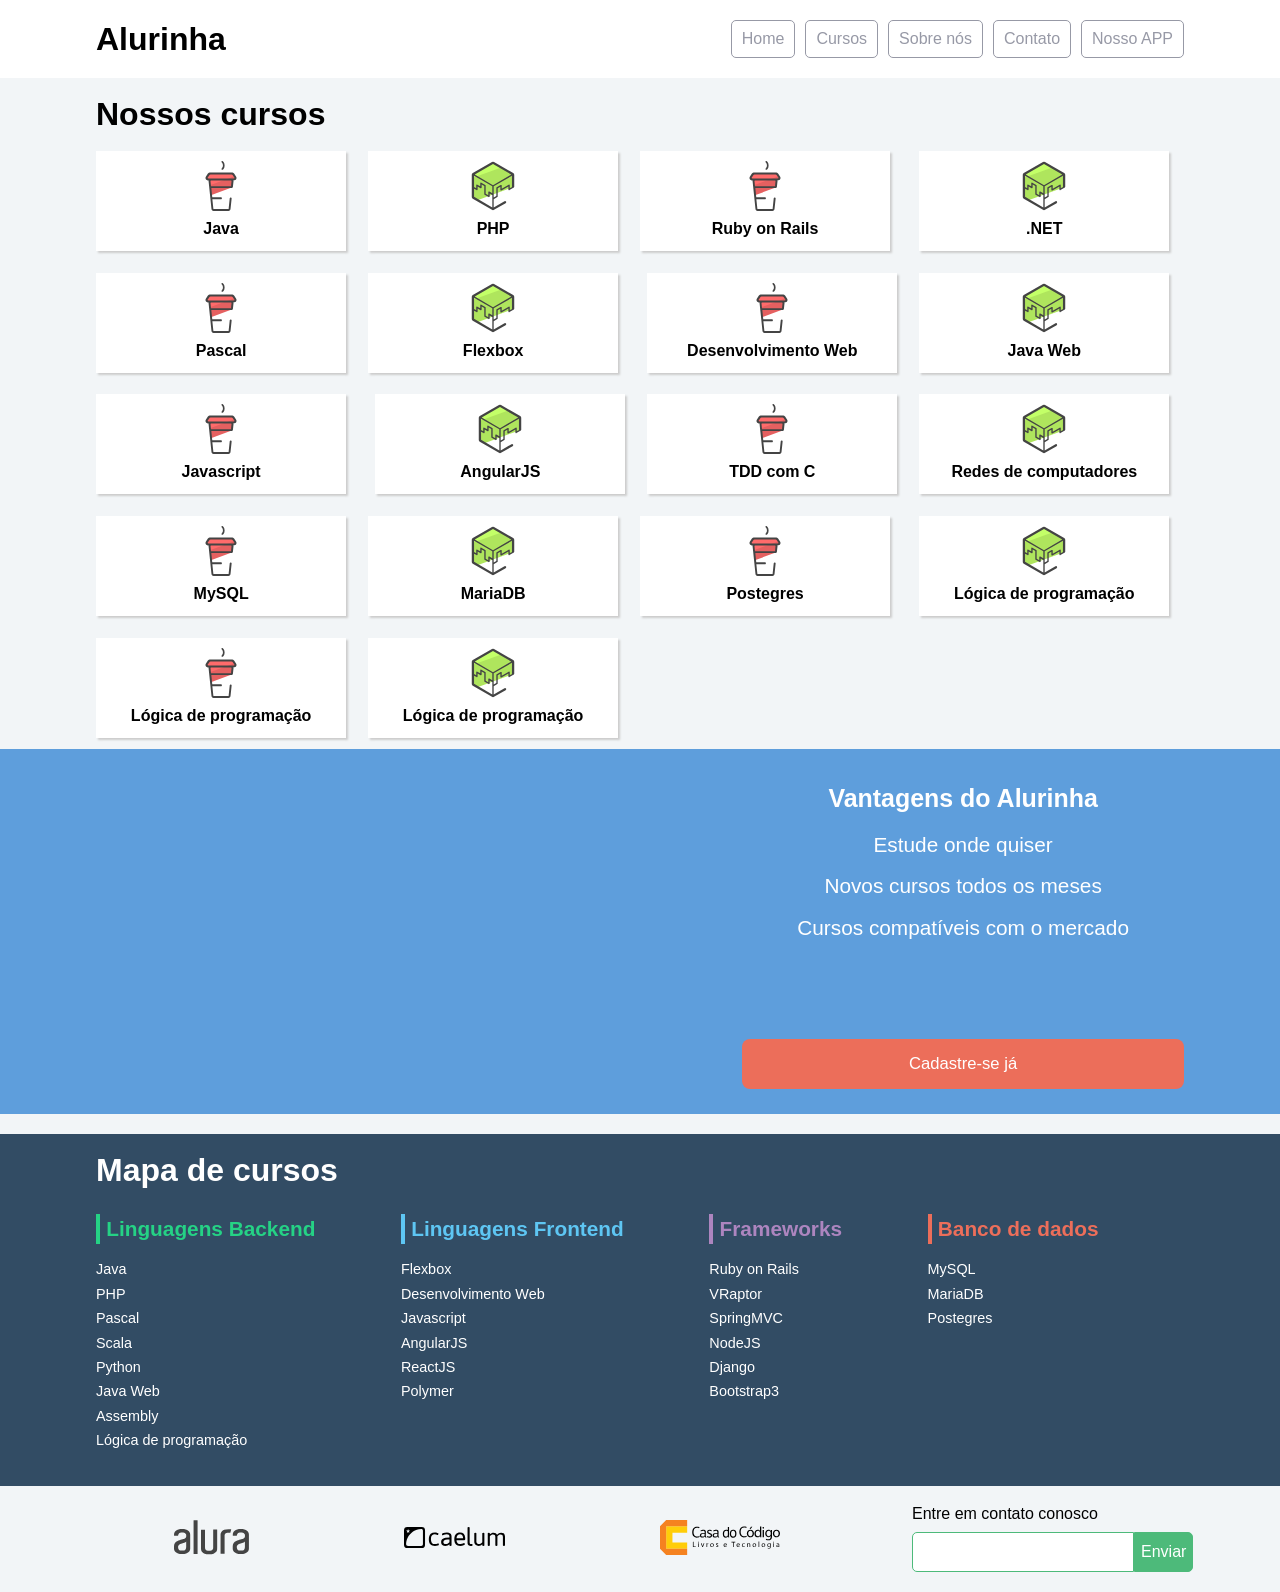
<file: flexbox/index.html>
<!doctype html>
<html>
<head>
	<meta charset="utf-8">
	<meta name="viewport" content="width=device-width, initial-scale=1">
	<title>Alurinha | Cursos online</title>
	<link rel="stylesheet" href="css/reset.css">
	<link rel="stylesheet" href="css/style.css">
	<link rel="stylesheet" href="css/flexbox.css">
</head>
<body>

	<header class="cabecalhoPrincipal">
		<div class="container">
			<h1 class="cabecalhoPrincipal-titulo">
				<a href="#">Alurinha</a>
			</h1>

			<nav class="cabecalhoPrincipal-nav">
				<a class="cabecalhoPrincipal-nav-link" href="#">Home</a>
				<a class="cabecalhoPrincipal-nav-link" href="#">Cursos</a>
				<a class="cabecalhoPrincipal-nav-link" href="#">Sobre nós</a>
				<a class="cabecalhoPrincipal-nav-link" href="#">Contato</a>
				<a class="cabecalhoPrincipal-nav-link cabecalhoPrincipal-nav-link-app" href="#">Nosso APP</a>
			</nav>
		</div>

	</header>

	<main class="conteudoPrincipal">
		<div class="container">
			<h2 class="subtitulo">Nossos cursos</h2>

			<nav>
				<ul class="conteudoPrincipal-cursos">
					<li class="conteudoPrincipal-cursos-link"><a href="#">Java</a></li>
					<li class="conteudoPrincipal-cursos-link"><a href="#">PHP</a></li>
					<li class="conteudoPrincipal-cursos-link"><a href="#">Ruby on Rails</a></li>
					<li class="conteudoPrincipal-cursos-link"><a href="#">.NET</a></li>
					<li class="conteudoPrincipal-cursos-link"><a href="#">Pascal</a></li>
					<li class="conteudoPrincipal-cursos-link"><a href="#">Flexbox</a></li>
					<li class="conteudoPrincipal-cursos-link"><a href="#">Desenvolvimento Web</a></li>
					<li class="conteudoPrincipal-cursos-link"><a href="#">Java Web</a></li>
					<li class="conteudoPrincipal-cursos-link"><a href="#">Javascript</a></li>
					<li class="conteudoPrincipal-cursos-link"><a href="#">AngularJS</a></li>
					<li class="conteudoPrincipal-cursos-link"><a href="#">TDD com C</a></li>
					<li class="conteudoPrincipal-cursos-link"><a href="#">Redes de computadores</a></li>
					<li class="conteudoPrincipal-cursos-link"><a href="#">MySQL</a></li>
					<li class="conteudoPrincipal-cursos-link"><a href="#">MariaDB</a></li>
					<li class="conteudoPrincipal-cursos-link"><a href="#">Postegres</a></li>
					<li class="conteudoPrincipal-cursos-link"><a href="#">Lógica de programação</a></li>
					<li class="conteudoPrincipal-cursos-link"><a href="#">Lógica de programação</a></li>
					<li class="conteudoPrincipal-cursos-link"><a href="#">Lógica de programação</a></li>
				</ul>
			</nav>
		</div>

		<section class="videoSobre">
			<div class="container">
				<iframe class="videoSobre-video" width="560" height="315" src="https://www.youtube.com/embed/bIlOsJzBVaY?list=PLh2Y_pKOa4UcF1BYPJR3EIMRi3nWAUxIp" frameborder="0" allowfullscreen></iframe>
				
				<div class="videoSobre-sobre">
					<h2 class="videoSobre-sobre-title">Vantagens do Alurinha</h2>
					<ul class="videoSobre-sobre-list">
						<li class="videoSobre-sobre-item">Estude onde quiser</li>
						<li class="videoSobre-sobre-item">Novos cursos todos os meses</li>
						<li class="videoSobre-sobre-item">Cursos compatíveis com o mercado</li>
					</ul>
					<button class="videoSobre-button">Cadastre-se já</button>
				</div>
			</div>
		</section>

	</main>

	<footer class="rodapePrincipal">
		<div class="container">

			<section class="rodapePrincipal-navMap">
				<h3 class="subtitulo">Mapa de cursos</h3>
				<nav class="rodapePrincipal-navMap-list">

					<h4 class="navmap-list-title navmap-list-title-backend">Linguagens Backend</h4>
					<a class="rodapePrincipal-navMap-link" href="#">Java</a>
					<a class="rodapePrincipal-navMap-link" href="#">PHP</a>
					<a class="rodapePrincipal-navMap-link" href="#">Pascal</a>
					<a class="rodapePrincipal-navMap-link" href="#">Scala</a>
					<a class="rodapePrincipal-navMap-link" href="#">Python</a>
					<a class="rodapePrincipal-navMap-link" href="#">Java Web</a>
					<a class="rodapePrincipal-navMap-link" href="#">Assembly</a>
					<a class="rodapePrincipal-navMap-link" href="#">Lógica de programação</a>

					<h4 class="navmap-list-title navmap-list-title-frontend">Linguagens Frontend</h4>
					<a class="rodapePrincipal-navMap-link" href="#">Flexbox</a>
					<a class="rodapePrincipal-navMap-link" href="#">Desenvolvimento Web</a>
					<a class="rodapePrincipal-navMap-link" href="#">Javascript</a>
					<a class="rodapePrincipal-navMap-link" href="#">AngularJS</a>
					<a class="rodapePrincipal-navMap-link" href="#">ReactJS</a>
					<a class="rodapePrincipal-navMap-link" href="#">Polymer</a>
					
					<h4 class="navmap-list-title navmap-list-title-framework">Frameworks</h4>
					<a class="rodapePrincipal-navMap-link" href="#">Ruby on Rails</a>
					<a class="rodapePrincipal-navMap-link" href="#">VRaptor</a>
					<a class="rodapePrincipal-navMap-link" href="#">SpringMVC</a>
					<a class="rodapePrincipal-navMap-link" href="#">NodeJS</a>
					<a class="rodapePrincipal-navMap-link" href="#">Django</a>
					<a class="rodapePrincipal-navMap-link" href="#">Bootstrap3</a>

					<h4 class="navmap-list-title navmap-list-title-bancoDeDados">Banco de dados</h4>
					<a class="rodapePrincipal-navMap-link" href="#">MySQL</a>
					<a class="rodapePrincipal-navMap-link" href="#">MariaDB</a>
					<a class="rodapePrincipal-navMap-link" href="#">Postegres</a>

				</nav>
			</section>

		</div>

		<section class="rodapePrincipal-patrocinadores">
			<div class="container">
				<ul class="rodapePrincipal-patrocinadores-list">
					<li>
						<a class="rodapePrincipal-patrocinadores-list-link patrocinadores-list-link-alura" href="#">
							<img src="img/logos/alura.svg" alt="Logo da Alura">
						</a>
					</li>
					<li>
						<a class="rodapePrincipal-patrocinadores-list-link patrocinadores-list-link-caelum" href="#">
							<img src="img/logos/caelum.svg" alt="Logo da Caelum">
						</a>
					</li>
					<li>
						<a class="rodapePrincipal-patrocinadores-list-link patrocinadores-list-link-casaDoCodigo" href="#">
							<img src="img/logos/cdc.svg" alt="Logo da Casa do Código">
						</a>
					</li>
				</ul>
				<form class="rodapePrincipal-contatoForm" action="#">
					<fieldset>
						<legend class="rodapePrincipal-contatoForm-legend" for="email-contato">Entre em contato conosco</legend>
						<div class="rodapePrincipal-contatoForm-fieldset"> 
							<input class="rodapePrincipal-contatoForm-emailInput" type="email" name="email-contato" id="email-contato">
							<button class="rodapePrincipal-contatoForm-submit" type="submit">Enviar</button>
						</div>
					</fieldset>
				</form>
			</div>
		</section>
	</footer>

</body>
</html>
</file>
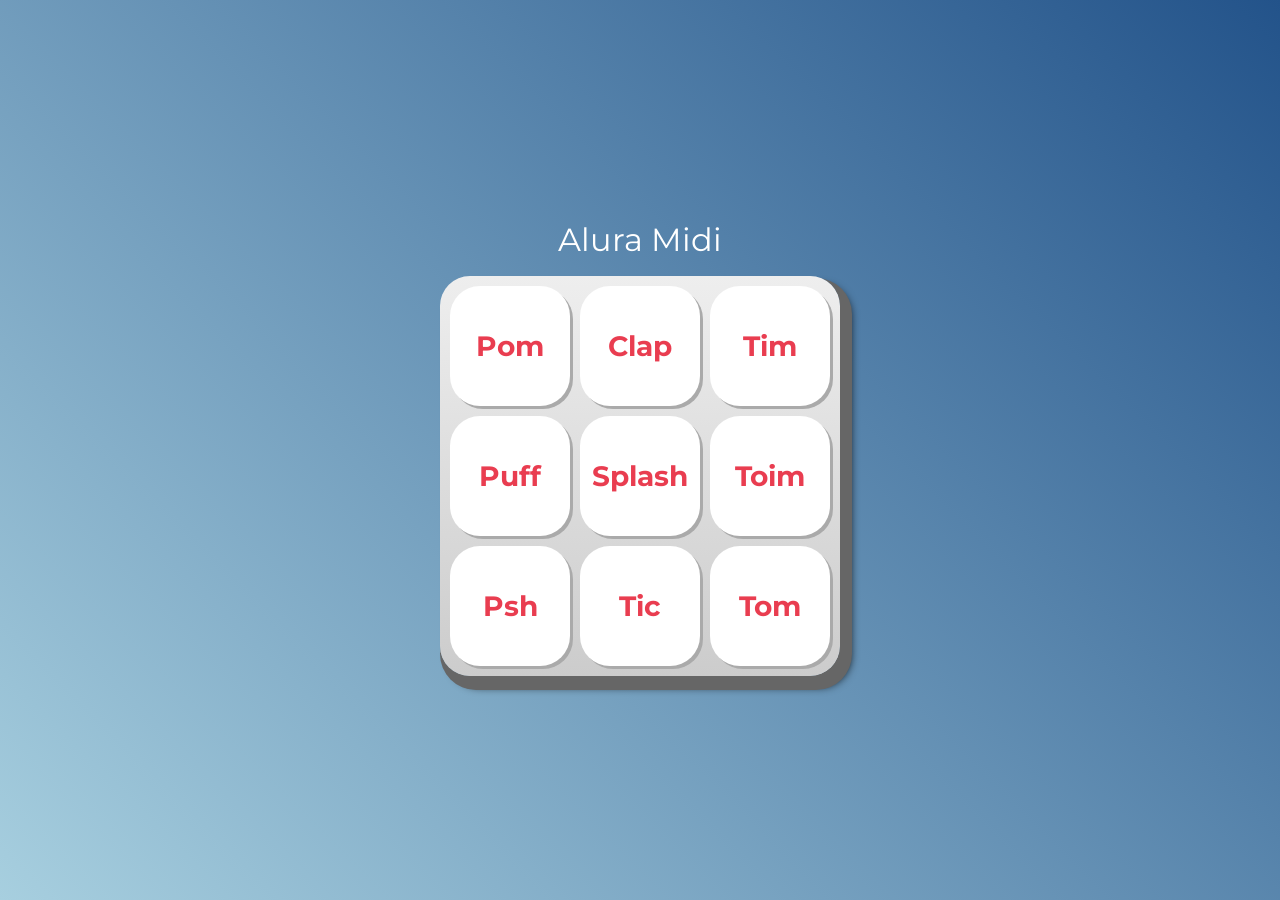
<file: javascript-web/index.html>
<!DOCTYPE html>
<html lang="pt-BR">
<head>
    <meta charset="UTF-8">
    <meta http-equiv="X-UA-Compatible" content="IE=edge">
    <meta name="viewport" content="width=device-width, initial-scale=1.0">

    <title>Alura MIDI</title>

    <link rel="preconnect" href="https://fonts.googleapis.com">
    <link rel="preconnect" href="https://fonts.gstatic.com" crossorigin>
    <link href="https://fonts.googleapis.com/css2?family=Montserrat:wght@500;600&display=swap" rel="stylesheet">

    <link rel="icon" type="image/png" href="images/bateria.png">
    <link rel="stylesheet" href="css/reset.css">
    <link rel="stylesheet" href="css/estilos.css">    
</head>
<body>

    <h1>Alura Midi</h1>

    <section class="teclado">
        <button class="tecla tecla_pom">Pom</button>
        <button class="tecla tecla_clap">Clap</button>
        <button class="tecla tecla_tim">Tim</button>

        <button class="tecla tecla_puff">Puff</button>
        <button class="tecla tecla_splash">Splash</button>
        <button class="tecla tecla_toim">Toim</button>

        <button class="tecla tecla_psh">Psh</button>
        <button class="tecla tecla_tic">Tic</button>
        <button class="tecla tecla_tom">Tom</button>
    </section>

    <audio src="sounds/keyq.wav" id="som_tecla_pom"></audio>
    <audio src="sounds/keyw.wav" id="som_tecla_clap"></audio>
    <audio src="sounds/keye.wav" id="som_tecla_tim"></audio>
    <audio src="sounds/keya.wav" id="som_tecla_puff"></audio>
    <audio src="sounds/keys.wav" id="som_tecla_splash"></audio>
    <audio src="sounds/keyd.wav" id="som_tecla_toim"></audio>
    <audio src="sounds/keyz.wav" id="som_tecla_psh"></audio>
    <audio src="sounds/keyx.wav" id="som_tecla_tic"></audio>
    <audio src="sounds/keyc.wav" id="som_tecla_tom"></audio>

    <script src="main.js"></script>
</body>
</html>
</file>
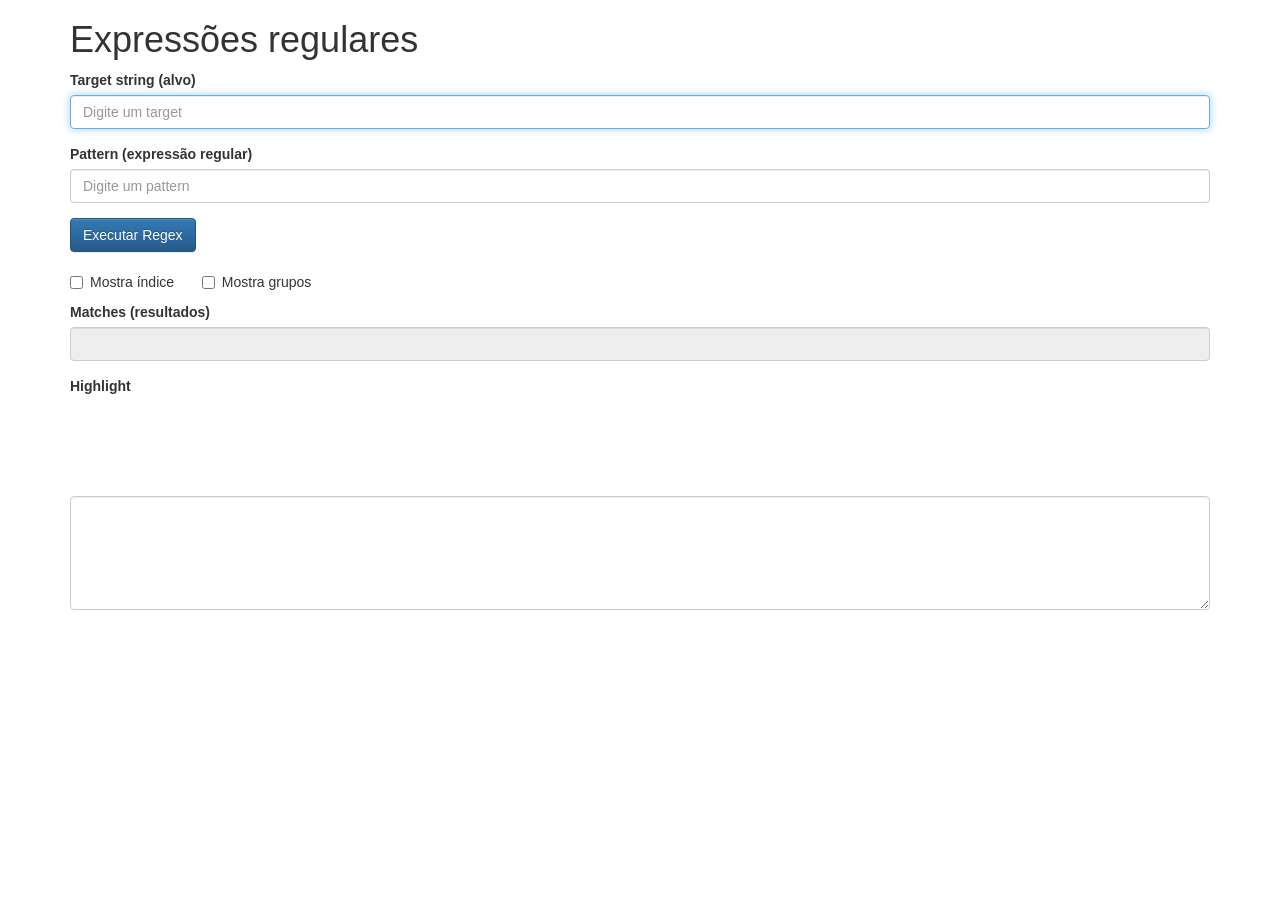
<file: regex/index.html>
<!DOCTYPE html>
<html>
<head>
    <meta charset="UTF-8">
    <title>Alura - Expressões regulares</title>
    <link rel="stylesheet" href="css/bootstrap.css">
    <link rel="stylesheet" href="css/bootstrap-theme.css"> 
</head>

<body class="container">
    
    <h1 class="text-left">Expressões regulares</h1>
    
    <form class="form" >
        
        <div class="form-group">
            <label for="target">Target string (alvo)</label>
            <input type="text" id="target" class="form-control" value="" autocomplete="off" required autofocus placeholder="Digite um target" />        
        </div>    
        
        <div class="form-group">
            <label for="pattern">Pattern (expressão regular)</label>
            <input type="text" id="pattern" class="form-control" value="" autocomplete="off" required  placeholder="Digite um pattern"/>
        </div>

        <div class="form-group">                
            <button class="btn btn-primary" onclick="executa(event)">Executar Regex</button>
        </div>

        <div class="checkbox">
            <label><input type="checkbox" id="mostraIndex" value="true" />Mostra índice </label>
            <label></label>
            <label><input type="checkbox" id="mostraGrupos" value="true" />Mostra grupos </label>
        </div>

        <div class="form-group">
            <label for="resultado" id="labelResultados">Matches (resultados)</label>
            <input type="text" id="resultado" class="form-control" value="" readonly />
        </div>

        <div class="form-group">
            <label for="resultado" id="labelHighlight">Highlight</label>
            <div id="highlightText" style="font-size:30px;"></div>
        </div>
        
    </form>

    <br />
    <br />
    <br />
    <br />

    <div class="form-group">

      <textarea class="form-control" rows="5" id="comment"></textarea>

    </div>
   <br />

    <script src="js/regex.js"></script>
    </body>
</html>
</file>
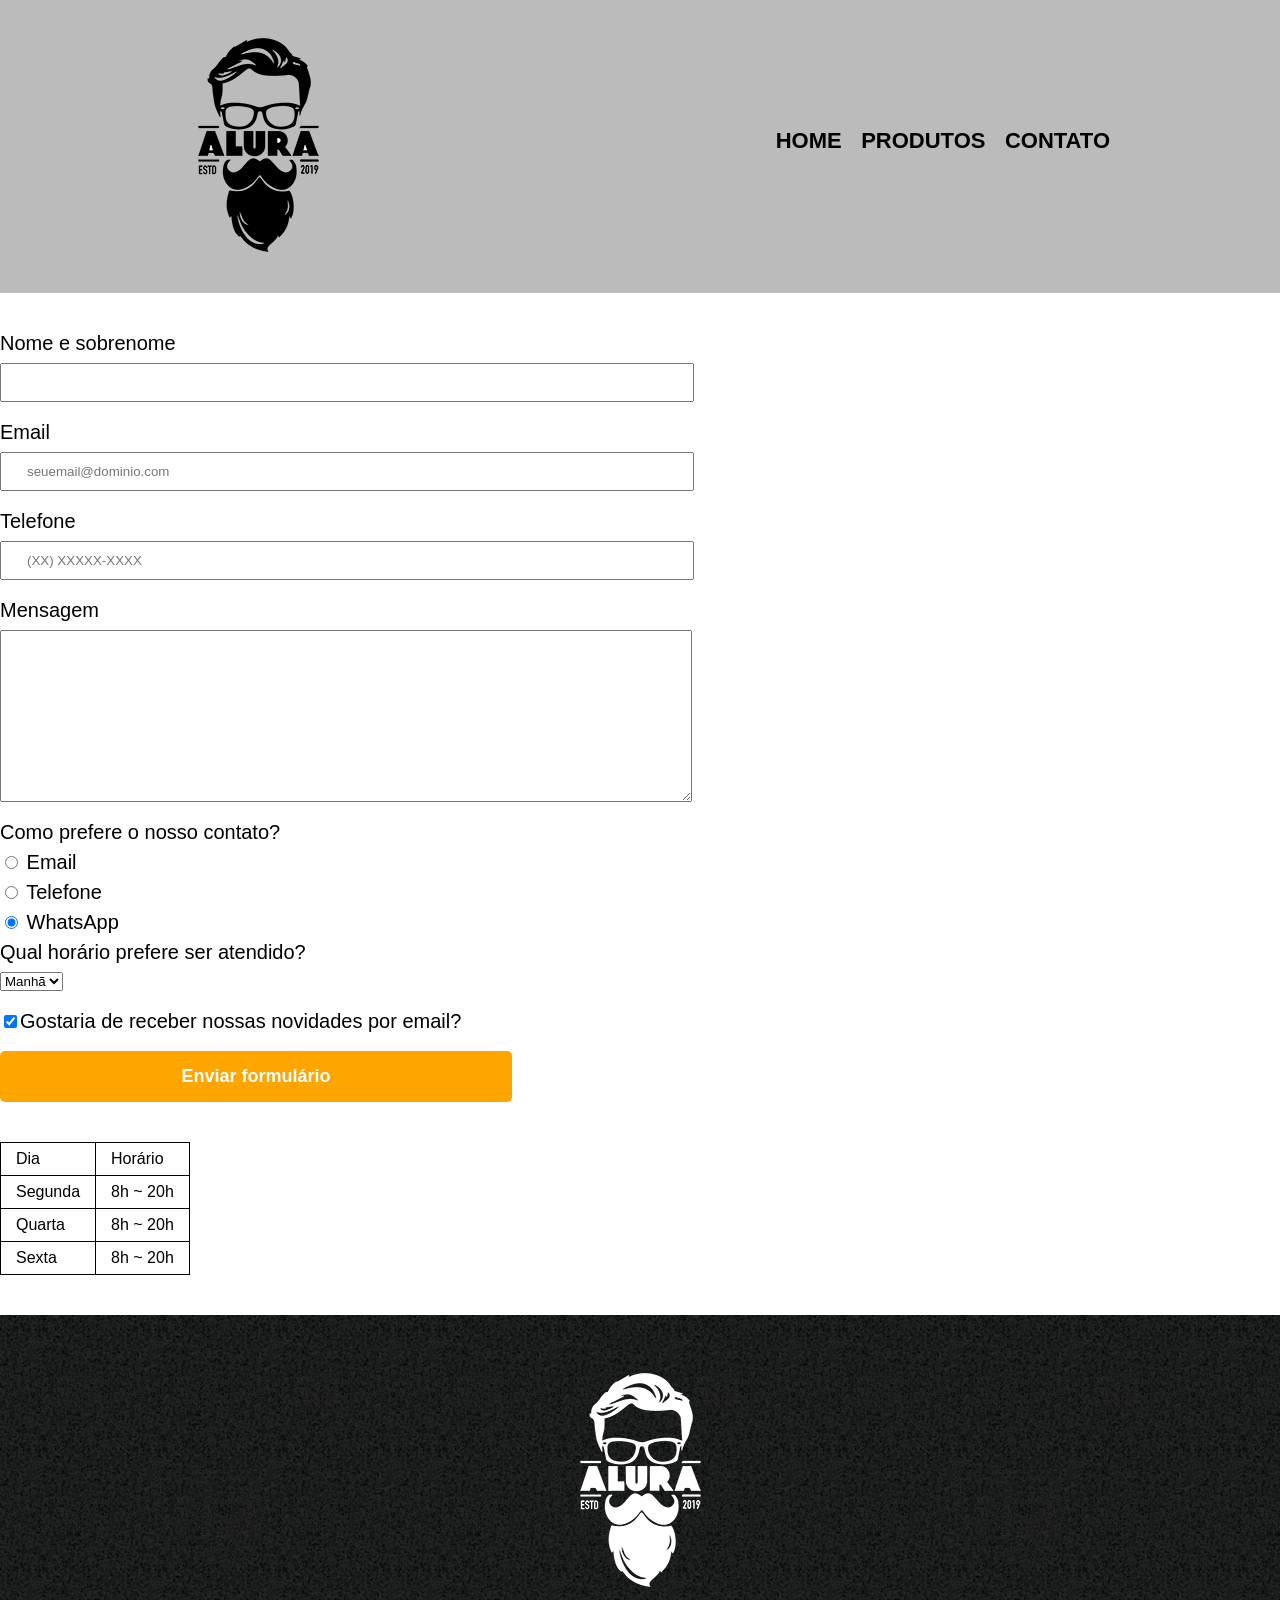
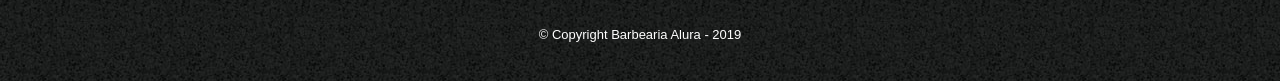
<file: barbearia-alura/contato.html>
<!DOCTYPE html>
<html>
	<head>
		<meta charset="UTF-8">
		<title>Contato - Barbearia Alura</title>

		<link rel="stylesheet" href="reset.css">
		<link rel="stylesheet" href="style.css">
	</head>
	<body>
		<header>
			<div class="caixa">
				<h1><img src="logo.png" alt="Logo da Barbearia Alura"></h1>

				<nav>
					<ul>
						<li><a href="index.html">Home</a></li>
						<li><a href="produtos.html">Produtos</a></li>
						<li><a href="contato.html">Contato</a></li>
					</ul>
				</nav>
			</div>
		</header>

		<main>
			<form>
				<label for="nomesobrenome">Nome e sobrenome</label>
				<input type="text" id="nomesobrenome" class="input-padrao" required>

				<label for="email">Email</label>
				<input type="email" id="email" class="input-padrao" required placeholder="seuemail@dominio.com">

				<label for="telefone">Telefone</label>
				<input type="tel" id="telefone" class="input-padrao" required placeholder="(XX) XXXXX-XXXX">

				<label for="mensagem">Mensagem</label>
				<textarea cols="70" rows="10" id="mensagem" class="input-padrao" required></textarea>

				<fieldset>
					<legend>Como prefere o nosso contato?</legend>
					<label for="radio-email"><input type="radio" name="contato" value="email" id="radio-email"> Email</label>
					
					<label for="radio-telefone"><input type="radio" name="contato" value="telefone" id="radio-telefone"> Telefone</label>
					
					<label for="radio-whatsapp"><input type="radio" name="contato" value="whatsapp" id="radio-whatsapp" checked> WhatsApp</label>
				</fieldset>

				<fieldset>
					<legend>Qual horário prefere ser atendido?</legend>
					<select>
						<option>Manhã</option>
						<option>Tarde</option>
						<option>Noite</option>
					</select>
				</fieldset>

				<label class="checkbox"><input type="checkbox" checked>Gostaria de receber nossas novidades por email?</label>

				<input type="submit" value="Enviar formulário" class="enviar">
			</form>

			<table>
				<tr>
					<td>Dia</td>
					<td>Horário</td>
				</tr>
				<tr>
					<td>Segunda</td>
					<td>8h ~ 20h</td>
				</tr>
				<tr>
					<td>Quarta</td>
					<td>8h ~ 20h</td>
				</tr>
				<tr>
					<td>Sexta</td>
					<td>8h ~ 20h</td>
				</tr>
			</table>
		</main>

		<footer>
			<img src="logo-branco.png" alt="Logo da Barbearia Alura">
			<p class="copyright">&copy; Copyright Barbearia Alura - 2019</p>
		</footer>
	</body>
</html>
</file>
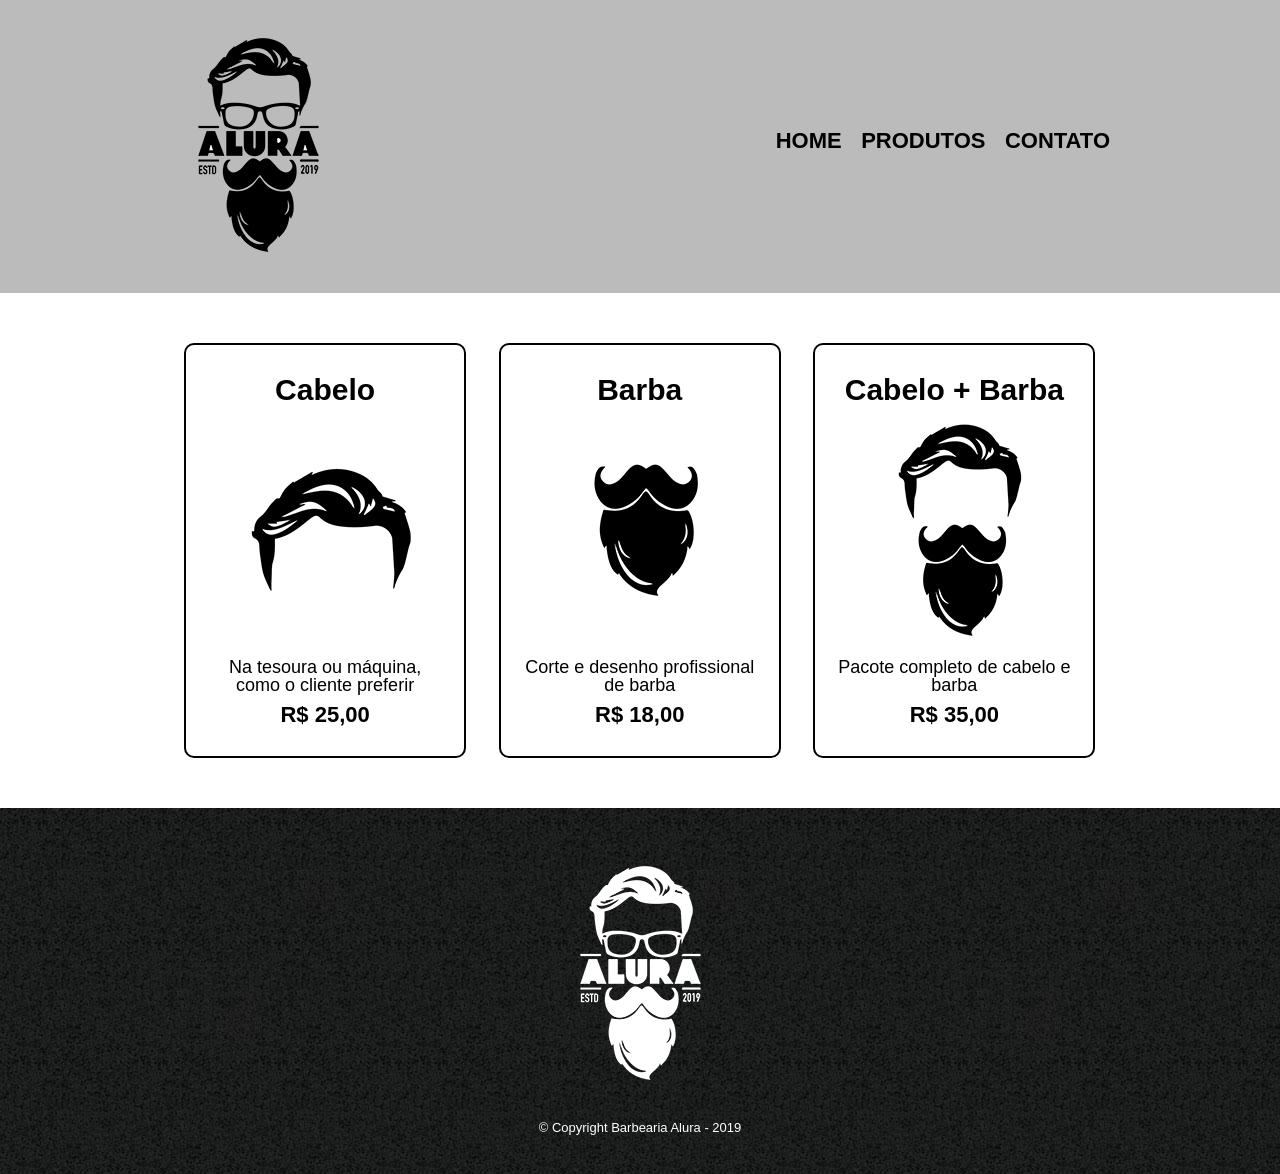
<file: barbearia-alura/produtos.html>
<!DOCTYPE html>
<html>
	<head>
		<meta charset="UTF-8">
		<title>Produtos - Barbearia Alura</title>

		<link rel="stylesheet" href="reset.css">
		<link rel="stylesheet" href="style.css">
	</head>
	<body>
		<header>
			<div class="caixa">
				<h1><img src="logo.png"></h1>

				<nav>
					<ul>
						<li><a href="index.html">Home</a></li>
						<li><a href="produtos.html">Produtos</a></li>
						<li><a href="contato.html">Contato</a></li>
					</ul>
				</nav>
			</div>
		</header>

		<main>
			<ul class="produtos">
				<li>
					<h2>Cabelo</h2>
					<img src="cabelo.jpg">
					<p class="produto-descricao">Na tesoura ou máquina, como o cliente preferir</p>
					<p class="produto-preco">R$ 25,00</p>
				</li>
				<li>
					<h2>Barba</h2>
					<img src="barba.jpg">
					<p class="produto-descricao">Corte e desenho profissional de barba</p>
					<p class="produto-preco">R$ 18,00</p>
				</li>
				<li>
					<h2>Cabelo + Barba</h2>
					<img src="cabelo+barba.jpg">
					<p class="produto-descricao">Pacote completo de cabelo e barba</p>
					<p class="produto-preco">R$ 35,00</p>
				</li>
			</ul>
		</main>

		<footer>
			<img src="logo-branco.png">
			<p class="copyright">&copy; Copyright Barbearia Alura - 2019</p>
		</footer>
	</body>
</html>
</file>
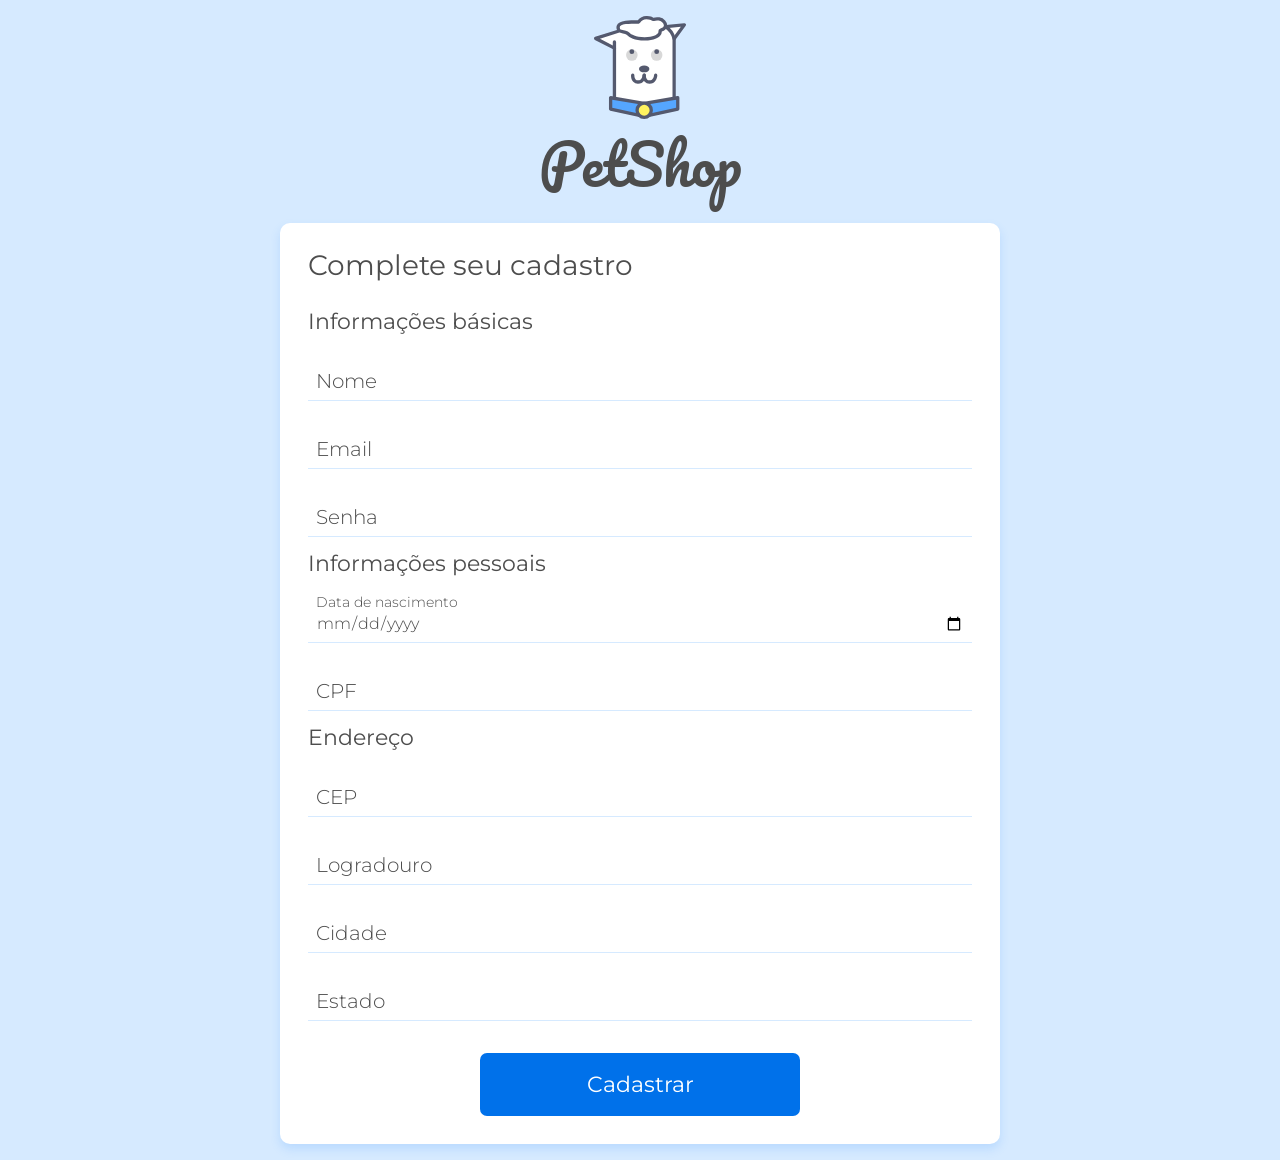
<file: javascript-web-validacao-formularios/cadastro.html>
<!DOCTYPE html>
<html lang="pt">
<head>
    <meta charset="UTF-8">
    <meta name="viewport" content="width=device-width, initial-scale=1.0">
    <title>Doguito Petshop | Criar conta</title>
    <link href="https://fonts.googleapis.com/css2?family=Montserrat:wght@300;400&display=swap" rel="stylesheet">
    <link href="https://fonts.googleapis.com/css2?family=Pacifico&display=swap" rel="stylesheet"> 
    <link rel="stylesheet" href="./assets/css/base/base.css">
    <link rel="stylesheet" href="./assets/css/cadastro.css">
    <link rel="stylesheet" href="./assets/css/componentes/cartao.css">
    <link rel="stylesheet" href="./assets/css/componentes/inputs.css">
    <link rel="stylesheet" href="./assets/css/componentes/botao.css">
</head>
<body>
    <main class="container flex flex--coluna flex--centro">
        <div class="cadastro-cabecalho">
            <img src="./assets/img/doguito.svg" alt="Logo Doguito" class="cadastro-cabecalho__logo">
            <h1 class="cadastro-cabecalho__titulo">PetShop</h1>
        </div>
        <section class="cartao">
            <h2 class="cartao__titulo">Complete seu cadastro</h2>
            <form action="./cadastro_concluido.html" class="formulario flex flex--coluna">
                <fieldset>
                    <legend class="formulario__legenda">Informações básicas</legend>
                    <div class="input-container">
                        <input name="nome" id="nome" class="input" type="text" placeholder="Nome" data-tipo="nome" required>
                        <label class="input-label" for="nome">Nome</label>
                        <span class="input-mensagem-erro">Este campo não está válido</span>
                    </div>
                    <div class="input-container">
                        <input name="email" id="email" class="input" type="email" placeholder="Email" data-tipo="email" required>
                        <label class="input-label" for="email">Email</label>
                        <span class="input-mensagem-erro">Este campo não está válido</span>
                    </div>
                    <div class="input-container">
                        <input name="senha" id="senha" class="input" type="password" placeholder="Senha" pattern="^(?=.*[a-z])(?=.*[A-Z])(?=.*[0-9])(?!.*[ !@#$%^&*_=+-]).{6,12}$" title="A senha deve conter entre 6 a 12 caracteres, deve conter pelo menos uma letra maiúscula, um número e não deve conter símbolos." data-tipo="senha" required>
                        <label class="input-label" for="senha">Senha</label>
                        <span class="input-mensagem-erro">Este campo não está válido</span>
                    </div>
                </fieldset>
                <fieldset>
                    <legend class="formulario__legenda">Informações pessoais</legend>
                    <div class="input-container">
                        <input name="nascimento" id="nascimento" class="input" type="date" placeholder="Data de nascimento" data-tipo="dataNascimento" required>
                        <label class="input-label" for="nascimento">Data de nascimento</label>
                        <span class="input-mensagem-erro">Este campo não está válido</span>
                    </div>
                    <div class="input-container">
                        <input name="cpf" id="cpf" class="input" type="text" placeholder="CPF" data-tipo="cpf" required>
                        <label class="input-label" for="cpf">CPF</label>
                        <span class="input-mensagem-erro">Este campo não está válido</span>
                    </div>
                </fieldset>
                <fieldset>
                    <legend class="formulario__legenda">Endereço</legend>
                    <div class="input-container">
                        <input name="cep" id="cep" class="input" type="text" placeholder="CEP" pattern="[\d]{5}-?[\d]{3}" data-tipo="cep" required>
                        <label class="input-label" for="cep">CEP</label>
                        <span class="input-mensagem-erro">Este campo não está válido</span>
                    </div>
                    <div class="input-container">
                        <input name="logradouro" id="logradouro" class="input" type="text" placeholder="Logradouro" data-tipo="logradouro" required>
                        <label class="input-label" for="logradouro">Logradouro</label>
                        <span class="input-mensagem-erro">Este campo não está válido</span>
                    </div>
                    <div class="input-container">
                        <input name="cidade" id="cidade" class="input" type="text" placeholder="Cidade" data-tipo="cidade" required>
                        <label class="input-label" for="cidade">Cidade</label>
                        <span class="input-mensagem-erro">Este campo não está válido</span>
                    </div>
                    <div class="input-container">
                        <input name="estado" id="estado" class="input" type="text" placeholder="Estado" data-tipo="estado" required>
                        <label class="input-label" for="estado">Estado</label>
                        <span class="input-mensagem-erro">Este campo não está válido</span>
                    </div>
                </fieldset>
                <button class="botao">Cadastrar</a>
            </form>
        </section>
    </main>
    <script src="./js/app.js" type="module"></script>
</body>
</html>
</file>
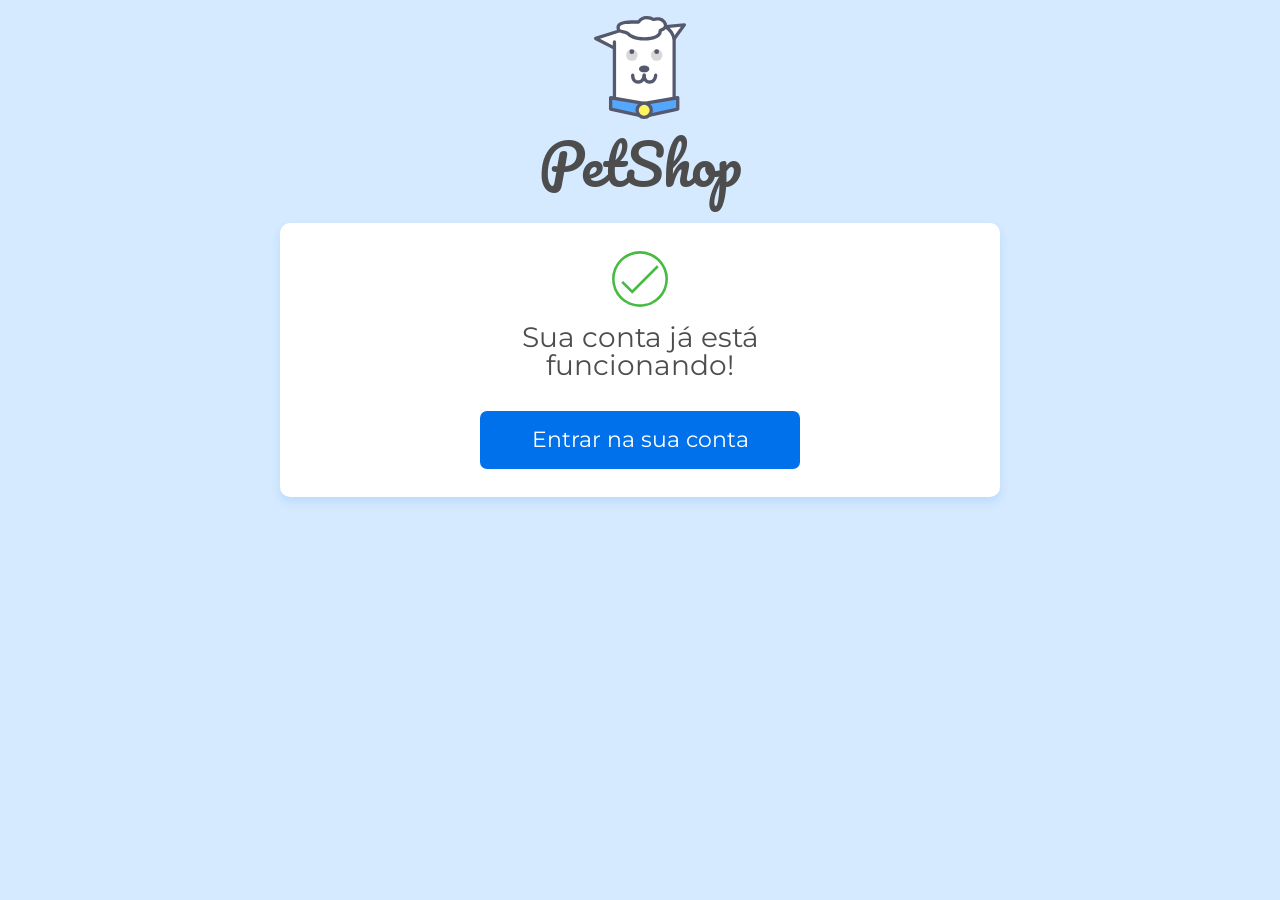
<file: javascript-web-validacao-formularios/cadastro_concluido.html>
<!DOCTYPE html>
<html lang="pt">
<head>
    <meta charset="UTF-8">
    <meta name="viewport" content="width=device-width, initial-scale=1.0">
    <title>Doguito Petshop | Cadastro concluído</title>
    <link href="https://fonts.googleapis.com/css2?family=Montserrat:wght@300;400&display=swap" rel="stylesheet">
    <link href="https://fonts.googleapis.com/css2?family=Pacifico&display=swap" rel="stylesheet"> 
    <link rel="stylesheet" href="./assets/css/base/base.css">
    <link rel="stylesheet" href="./assets/css/cadastro_concluido.css">
    <link rel="stylesheet" href="./assets/css/componentes/cartao.css">
    <link rel="stylesheet" href="./assets/css/componentes/inputs.css">
    <link rel="stylesheet" href="./assets/css/componentes/botao.css">
</head>
<body>
    <main class="container flex flex--coluna flex--centro">
        <div class="cadastro-cabecalho">
            <img src="./assets/img/doguito.svg" alt="Logo Doguito" class="cadastro-cabecalho__logo">
            <h1 class="cadastro-cabecalho__titulo">PetShop</h1>
        </div>
        <section class="cadastro-cartao cartao">
            <span class="cadastro-cartao__icone-concluido"></span>
            <h1 class="cadastro-cartao__titulo cartao__titulo">Sua conta já está funcionando!</h1>
            <a href="#" class="botao">Entrar na sua conta</a>
        </section>
    </main>
</body>
</html>
</file>
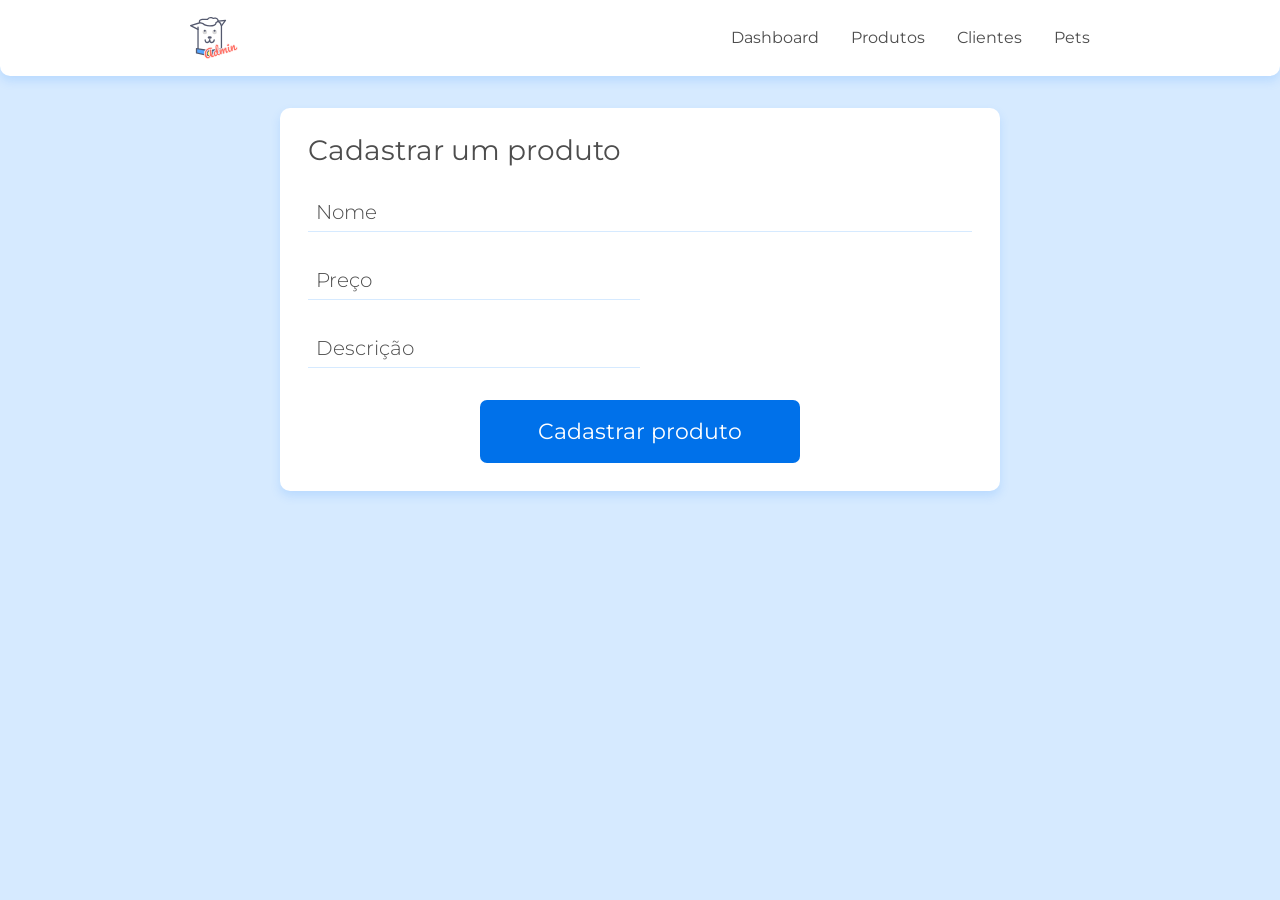
<file: javascript-web-validacao-formularios/cadastro_produto.html>
<!DOCTYPE html>
<html lang="pt">
<head>
    <meta charset="UTF-8">
    <meta name="viewport" content="width=device-width, initial-scale=1.0">
    <title>Doguito Petshop | Cadastro de produto</title>
    <link href="https://fonts.googleapis.com/css2?family=Montserrat:wght@300;400&display=swap" rel="stylesheet">
    <link href="https://fonts.googleapis.com/css2?family=Pacifico&display=swap" rel="stylesheet"> 
    <link rel="stylesheet" href="./assets/css/base/base.css">
    <link rel="stylesheet" href="./assets/css/componentes/cabecalho.css">
    <link rel="stylesheet" href="./assets/css/componentes/cartao.css">
    <link rel="stylesheet" href="./assets/css/cadastra_cliente.css">
    <link rel="stylesheet" href="./assets/css/componentes/inputs.css">
    <link rel="stylesheet" href="./assets/css/componentes/botao.css">
    <link rel="stylesheet" href="./assets/css/cadastro_produto.css">
</head>
<body>
    <header class="cabecalho container">
        <img src="./assets/img/doguitoadm.svg" alt="Logo Doguito" class="cabecalho__logo">
        <nav>
            <ul class="cabecalho__lista-navegacao">
                <li class="cabecalho__link"><a href="#">Dashboard</a></li>
                <li class="cabecalho__link"><a href="#">Produtos</a></li>
                <li class="cabecalho__link"><a href="lista_cliente.html">Clientes </a></li>
                <li class="cabecalho__link"><a href="#">Pets</a></li>
            </ul>
        </nav>
    </header>
    <main class="container flex flex--centro flex--coluna">
        <section class="cartao cadastro">
            <h1 class="cartao__titulo">Cadastrar um produto</h1>
            <form action="./cadastro_produto_concluido.html" class="flex flex--coluna">
                <div class="input-container">
                    <input name="nome" id="nome" class="input" type="text" placeholder="Nome" data-tipo="nome" required>
                    <label class="input-label" for="nome">Nome</label>
                    <span class="input-mensagem-erro">Este campo não está válido</span>
                </div>
                <div class="input-container cadastro__preco-container">
                    <input name="preco" id="preco" class="input" type="text" placeholder="Preço" data-tipo="preco" required>
                    <label class="input-label" for="preco">Preço</label>
                    <span class="input-mensagem-erro">Este campo não está válido</span>
                </div>
                <div class="input-container cadastro__descricao-container">
                    <input class="input" name="descricao" id="descricao" placeholder="Descrição">
                    <label class="input-label" for="descricao">Descrição</label>
                    <span class="input-mensagem-erro">Este campo não está válido</span>
                </div>
                <button class="botao">Cadastrar produto</button>
            </form>
        </section>
    </main>
    <script src="./js/app.js" type="module"></script>
    <script src="https://github.com/codermarcos/simple-mask-money/releases/download/v3.0.0/simple-mask-money.js"></script>
</body>
</html>
</file>
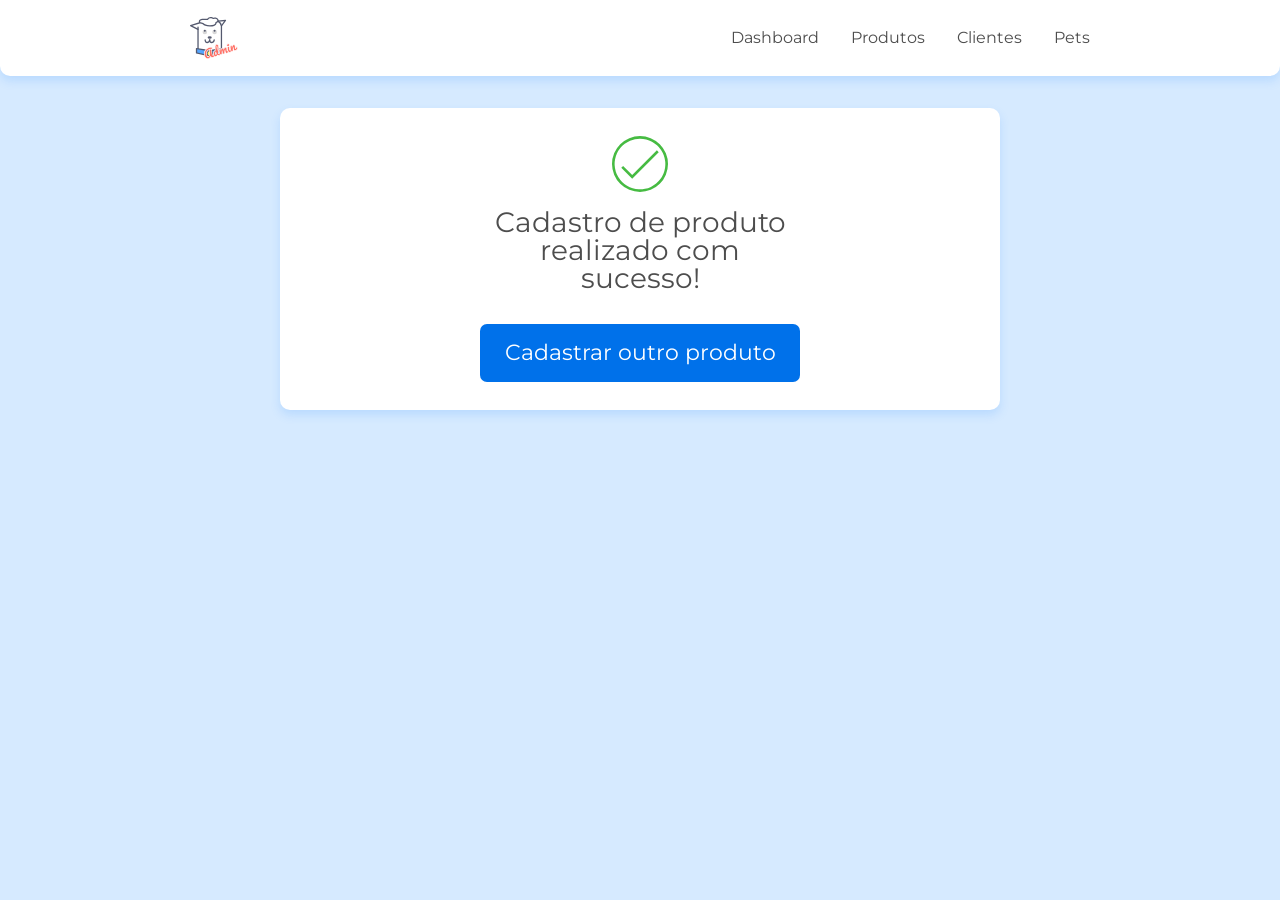
<file: javascript-web-validacao-formularios/cadastro_produto_concluido.html>
<!DOCTYPE html>
<html lang="pt">
<head>
    <meta charset="UTF-8">
    <meta name="viewport" content="width=device-width, initial-scale=1.0">
    <title>Doguito Petshop | Cadastro concluído</title>
    <link href="https://fonts.googleapis.com/css2?family=Montserrat:wght@300;400&display=swap" rel="stylesheet">
    <link href="https://fonts.googleapis.com/css2?family=Pacifico&display=swap" rel="stylesheet"> 
    <link rel="stylesheet" href="./assets/css/base/base.css">
    <link rel="stylesheet" href="./assets/css/componentes/cabecalho.css">
    <link rel="stylesheet" href="./assets/css/cadastro_concluido.css">
    <link rel="stylesheet" href="./assets/css/componentes/cartao.css">
    <link rel="stylesheet" href="./assets/css/componentes/inputs.css">
    <link rel="stylesheet" href="./assets/css/componentes/botao.css">
</head>
<body>
    <header class="cabecalho container">
        <img src="./assets/img/doguitoadm.svg" alt="Logotipo Doguito" class="cabecalho__logo">
        <nav>
            <ul class="cabecalho__lista-navegacao">
                <li class="cabecalho__link"><a href="#">Dashboard</a></li>
                <li class="cabecalho__link"><a href="#">Produtos</a></li>
                <li class="cabecalho__link"><a href="#">Clientes</a></li>
                <li class="cabecalho__link"><a href="#">Pets</a></li>
            </ul>
        </nav>
    </header>
    <main class="container flex flex--coluna flex--centro">
        <section class="cadastro-cartao cartao">
            <span class="cadastro-cartao__icone-concluido"></span>
            <h1 class="cadastro-cartao__titulo cartao__titulo">Cadastro de produto realizado com sucesso!</h1>
            <a href="./cadastro_produto.html" class="botao">Cadastrar outro produto</a>
        </section>
    </main>
</body>
</html>
</file>
<file: arquitetura-css-assets/assets/css/cabecallho.css>
.cabecalho {
    align-items: center;
    background: #f9f9f9;
    display: flex;
    justify-content: space-between;
    padding-left: 2rem;
    padding-right: 2rem;
}

@media screen and (min-width: 0) {
    .cabecalho {
        padding: 0 1rem;
        justify-content: center;
    }
}

@media screen and (min-width: 768px) {
    .cabecalho {
        padding: 0 5rem;
        justify-content: space-between;
    }
}
</file>
<file: arquitetura-css-assets/assets/css/menu/menu-lista.css>
.menu__lista {
    display: flex;
}
</file>
<file: arquitetura-css-assets/assets/css/menu/menu-item.css>
.menu__item {
    list-style: none;
}

.menu__item:last-child .menu__link{
    margin-right: 0;
}
</file>
<file: arquitetura-css-assets/assets/css/menu/menu-link.css>
.menu__link {
    color: #808080;
    margin-right: 1.25rem;
    text-decoration: none;
    text-transform: lowercase;
}

.menu__link.ativo {
    color: #333333;
    font-weight: bold;
}

.menu__link:hover {
    text-decoration: underline;
}
</file>
<file: arquitetura-css-assets/assets/css/banner/banner-imagem.css>
.banner__imagem {
    background: url('../../img/banner.jpg') no-repeat center / cover;    
    width: 100%;
}

@media screen and (min-width: 0) {
    .banner__imagem {
        height: calc(100vh - 51px);
    }
}

@media screen and (min-width: 368px) {
    .banner__imagem {
        height: calc(100vh - 72px);
    }
}
</file>
<file: arquitetura-css-assets/assets/css/banner/banner.css>
.banner {
    position: relative;
}
</file>
<file: arquitetura-css-assets/assets/css/banner/banner-titulo.css>
.banner__titulo {
    font-family: Pacifico, cursive;
    color: #fdfdfd;
    position: absolute;
    left: 50%;
    text-shadow: 0 4px 4px rgba(0, 0, 0, 0.75);
    top: 50%;
    text-align: center;
    transform: translate(-50%, -50%);
    width: 100%;
}

@media screen and (min-width: 0) {
    .banner__titulo {
        font-size: 3rem;
    }
}

@media screen and (min-width: 368px) {
    .banner__titulo {
        font-size: 5.0625rem;
    }
}
</file>
<file: arquitetura-css-assets/assets/css/sobre/sobre.css>
.sobre {
    text-align: center;
}

@media screen and (min-width: 0) {
    .sobre {
        padding: 2.5rem 1rem;
    }
}

@media screen and (min-width: 768px) {
   .sobre {
    padding: 2.5rem;
   } 
}
</file>
<file: arquitetura-css-assets/assets/css/sobre/sobre-descricao.css>
.sobre__descricao {
    color: #595959;
    font-weight: 100;
}

@media screen and (min-width: 0) {
    .sobre__descricao {
        font-size: 1.3rem;
    }
}

@media screen and (min-width: 768px) {
    .sobre__descricao {
        font-size: 1.75rem;
    }   
}
</file>
<file: arquitetura-css-assets/assets/css/sobre/sobre-titulo.css>
.sobre__titulo {
    color: #8d0606;
    font-family: Pacifico, cursive;
}

@media screen and (min-width: 0) {
    .sobre__titulo {
        font-size: 2rem;
    }
}

@media screen and (min-width: 768px) {
    .sobre__titulo {
        font-size: 3.1875rem;
    }
}
</file>
<file: arquitetura-css-assets/assets/css/receitas.css>
.receitas {
    background: #e5e5e5;
    display: flex;
    flex-wrap: wrap;    
}

@media screen and (min-width: 0) {
    .receitas {
        padding: 5rem 0 0 1rem;
    }
}

@media screen and (min-width: 768px) {
    .receitas {
        padding: 5rem 0 0 2.5rem;
    }
}

@media screen and (min-width: 992px) {
    .receitas {
        padding: 5rem 0 0 5rem;
    }
}
</file>
<file: arquitetura-css-assets/assets/css/receita/receita.css>
.receita {
    background: #fdfdfd;
    display: flex;
    flex-direction: column;
    margin-bottom: 5rem;
    
}

@media screen and (min-width: 0) {
    .receita {
        margin-right: 1rem;
        width: 100%;
    }
}

@media screen and (min-width: 768px) {
    .receita {
        margin-right: 2.5rem;
        width: calc(33.33% - 2.5rem);
    }    
}

@media screen and (min-width: 992px) {
    .receita {
        margin-right: 5rem;
        width: calc(25% - 5rem);
    }
}
</file>
<file: arquitetura-css-assets/assets/css/receita/receita-botao.css>
.receita__botao {
    background: #8d0606;
    border: none;
    border-radius: 5px;
    color: #fdfdfd;
    padding: 1rem;
    transition: all .1s ease-in-out;
}

.receita__botao:hover {
    cursor: pointer;
    background: #620404;
}
</file>
<file: arquitetura-css-assets/assets/css/receita/receita-conteudo.css>
.receita__conteudo {
    padding: 1rem;
}
</file>
<file: arquitetura-css-assets/assets/css/receita/receita-descricao.css>
.receita__descricao {
    font-size: 1.1875rem;
    line-height: 1.5;
    text-align: justify;
}
</file>
<file: arquitetura-css-assets/assets/css/receita/receita-imagem.css>
.receita__imagem {
    height: 200px;
}
</file>
<file: arquitetura-css-assets/assets/css/receita/receita-titulo.css>
.receita__titulo {
    font-size: 1.4375rem;
}
</file>
<file: arquitetura-css-assets/assets/css/quemSomos/quemSomos.css>
.quem-somos {
    text-align: center;
    padding: 5rem;
}
</file>
<file: arquitetura-css-assets/assets/css/quemSomos/quemSomos-descricao.css>
.quem-somos__descricao {
    font-weight: 100;
    font-size: 1.75rem;
    color: #595959;
}
</file>
<file: arquitetura-css-assets/assets/css/quemSomos/quemSomos-titulo.css>
.quem-somos__titulo {
    margin-bottom: 1rem;
    color: #8d0606;
    font-size: 3.1875rem;
    font-family: Pacifico, cursive;
}
</file>
<file: arquitetura-css-assets/assets/css/pessoas.css>
.pessoas {
    display: flex;
    justify-content: space-around;
    padding-top: 3rem;
}

@media screen and (min-width: 0) {
    .pessoas {
        flex-direction: column;
    }
}

@media screen and (min-width: 768px) {
    .pessoas {
        flex-direction: row;
    }    
}
</file>
<file: arquitetura-css-assets/assets/css/pessoa/pessoa.css>
.pessoa {
    display: flex;
    flex-direction: column;
}

@media screen and (min-width: 0) {
    .pessoa {
        margin-bottom: 2rem;
    }
}

@media screen and (min-width: 768px) {
    .pessoa {
        margin-bottom: 0;
    }
}
</file>
<file: arquitetura-css-assets/assets/css/pessoa/pessoa-funcao.css>
.nome__funcao {
    text-transform: lowercase;
    color: #595959;
    font-size: 1.25rem;
}
</file>
<file: arquitetura-css-assets/assets/css/pessoa/pessoa-imagem.css>
.pessoa__imagem {
    height: 300px;
    margin: 0 auto;
    width: 300px;
    background-repeat: no-repeat;
    background-size: cover;
    background-position: center;
    border-radius: 100%;
}

.pessoa__imagem--roberta {
    background-image: url('../../img/pessoas/roberta.jpg');
}

.pessoa__imagem--marcela {
    background-image: url('../../img/pessoas/marcela.jpg');
}

.pessoa__imagem--andreia {
    background-image: url('../../img/pessoas/andreia.jpg');
}
</file>
<file: arquitetura-css-assets/assets/css/pessoa/pessoa-nome.css>
.pessoa__nome {
    margin: 1rem 0;
    font-family: Pacifico, cursive;
    color: #8d0606;
    font-size: 2rem;
}
</file>
<file: arquitetura-css-assets/assets/css/rodape.css>
.rodape {
    background: #bfbfbf;
    color: #fdfdfd;
    text-align: right;
    padding: 1.5635rem 5rem;
    text-transform: lowercase;
}
</file>
<file: arquitetura-css-assets/assets/css/logo.css>
@media screen and (min-width: 0){
    .logo {
        display: none;
    }
}

@media screen and (min-width: 768px) {
    .logo {
        display: block;
    }
}
</file>
<file: barbearia-alura/style.css>
body {
	font-family: 'Montserrat', sans-serif;
}

header {
	background: #BBBBBB;
	padding: 20px 0;
}

.caixa {
	position: relative;
	width: 940px;
	margin: 0 auto;
}

nav {
	position: absolute;
	top: 110px;
	right: 0;
}

nav li {
	display: inline;
	margin: 0 0 0 15px;
}

nav a {
	text-transform: uppercase;
	color: #000000;
	font-weight: bold;
	font-size: 22px;
	text-decoration: none;
}

nav a:hover {
	color: #C78C19;
	text-decoration: underline;
}

.produtos {
	width: 940px;
	margin: 0 auto;
	padding: 50px 0;
}

.produtos li {
	display: inline-block;
	text-align: center;
	width: 30%;
	vertical-align: top;
	margin: 0 1.5%;
	padding: 30px 20px;
	box-sizing: border-box;
	border: 2px solid #000000;
	border-radius: 10px;
}

.produtos li:hover {
	border-color: #C78C19;
}

.produtos li:active {
	border-color: #088C19;	
}

.produtos li:hover h2 {
	font-size: 34px;
}

.produtos h2 {
	font-size: 30px;
	font-weight: bold;
}

.produto-descricao {
	font-size: 18px;
}

.produto-preco {
	font-size: 22px;
	font-weight: bold;
	margin-top: 10px;
}

footer {
	text-align: center;
	background: url("bg.jpg");
	padding: 40px 0;
}

.copyright {
	color: #FFFFFF;
	font-size: 13px;
	margin: 20px 0 0;
}

main {
	
}

form {
	margin: 40px 0;
}

form label, form legend {
	display:block;
	font-size: 20px;
	margin: 0 0 10px;
}

.input-padrao {
	display: block;
	margin: 0 0 20px;
	padding: 10px 25px;
	width: 50%;
}

.checkbox {
	margin: 20px 0;
}

.enviar {
	width:40%;
	padding: 15px 0;
	background: orange;
	color: white;
	font-weight: bold;
	font-size: 18px;
	border: none;
	border-radius: 5px;
	transition: 1s all;
	cursor: pointer;
}

.enviar:hover {
	background: darkorange;
	transform: scale(1.2);
}

table {
	margin: 20px 0 40px;
}

thead {
	background: #555555;
	color: white;
	font-weight: bold;
}

td, th {
	border: 1px solid #000000;
	padding: 8px 15px;
}


/* css da página inicial */
.banner {
	width:100%;
}

.titulo-principal {
	text-align: center;
	font-size: 2em;
	margin: 0 0 1em;
	clear: left;
}

.principal {
	padding: 3em 0;
	background: #FEFEFE;
	width: 940px;
	margin: 0 auto;
}

.principal p {
	margin: 0 0 1em;
}

.principal strong {
	font-weight: bold;
}

.principal em {
	font-style: italic;
}

.utensilios {
	width: 120px;
	float: left;
	margin: 0 20px 20px 0;
}

.mapa {
	padding: 3em 0;
	background: linear-gradient(#FEFEFE, #888888);
}

.mapa-conteudo {
	width: 940px;
	margin: 0 auto;
}

.mapa p {
	margin: 0 0 2em;
	text-align: center;
}

.beneficios {
	padding: 3em 0;
	background: #888888;
}

.conteudo-beneficios {
	width: 640px;
	margin: 0 auto;
}

.lista-beneficios {
	width: 40%;
	display: inline-block;
	vertical-align: top;
}

.itens {
	line-height: 1.5;
}

.itens:first-child {
	font-weight: bold;
}

.itens:before {
	content: "🟊";
}

.imagem-beneficios {
	width: 60%;
	opacity: 1;
	transition: 400ms;
	box-shadow: 10px 10px 10px 0 #000000;
}

.imagem-beneficios:hover {
	opacity: 0.3;
}

.video {
	width: 560px;
	margin: 2em auto;
}

@media screen and (max-width: 480px) {
	.caixa, .principal, .conteudo-beneficios, .mapa-conteudo, .video {
		width: auto;
	}

	h1 {
		text-align: center;
	}

	nav {
		position: static;
	}

	.lista-beneficios, .imagem-beneficios {
		width: 100%;
	}
}
</file>
<file: css-grid/assets/css/style.css>
.app {
    background: #f1f1f1;
    display: grid;  
    font-family: Arial, Helvetica, sans-serif;
    grid-template-areas: 
        "cabecalho"
        "conteudo"
        "rodape";
    grid-template-columns: auto;
    grid-template-rows: 50px auto auto; 
}

.cabecalho {
    align-items: center;
    display: flex;
    grid-area: cabecalho;
    padding: 0 2rem;
}

.conteudo {
    grid-area: conteudo;
    padding: 0 2rem;
}

.rodape {
    background: #fdfdfd;
    color: #333333;
    font-size: .8rem;
    grid-area: rodape;
    padding: 1rem;
    text-align: center;
}
</file>
<file: css-grid/assets/css/destaques.css>
.caixa {
    align-items: flex-end;
    display: flex;
    justify-content: center;
}

.destaques {
    display: grid;
    grid-gap: .2rem;
    grid-template-columns: 25% 25% 25% 25%;
    grid-template-rows: 33.33% 33.33% 33.33%;
    height: calc(100vh - 50px);
}

.destaques__titulo {
    background: rgba(0, 0, 0, .5);
    color: #fdfdfd;
    padding: .6rem;
    text-align: center;
    width: 100%;
}

.destaques__principal {
    background: url('../img/fortnite.jpg') center / cover no-repeat;
    grid-row: 1 / 3;
}

.destaques__secundario:nth-child(2) {
    background: url('../img/pubg.jpg') center / cover no-repeat;
}

.destaques__secundario:nth-child(3) {
    background: url('../img/slack.png') center / cover no-repeat;
}

.destaques__secundario:nth-child(4) {
    background: url('../img/whatsapp.png') center / cover no-repeat;
}

.destaques__secundario:nth-child(5) {
    background: url('../img/cs-go.jpg') center / cover no-repeat;
}

.destaques__categorias {
    grid-row: 3 / 3;
}

.destaques__categorias___lista {
    display: flex;
    flex-wrap: wrap;
    height: 100%;
    justify-content: space-between; 
}

.destaques__categorias___item {
    align-items: center;
    background: #fdfdfd;
    border-left: 5px solid transparent;
    color: #333333;
    display: flex;
    padding: 1rem;
    width: 50%;
}

.destaques__categorias___link {
    color: inherit;
}
</file>
<file: css-grid/assets/css/populares.css>
.populares {
    padding: 3rem 0;
}

.populares__conteudo {
    display: flex;
    flex-wrap: wrap;
    padding: 1rem 0rem;
}

.populares__card {
    background: #fdfdfd;
    display: grid;
    grid-template-areas: 
        "card-imagem"
        "card-corpo";
    grid-template-columns: 100%;
}

.populares__card:last-child { 
    margin-right: 0;
}
 
.populares__card___imagem {
    grid-area: card-imagem;
    height: 100%;
    width: 100%;
}

.populares__card___corpo {
    display: grid;
    grid-area: card-corpo;
    grid-row-gap: .5rem;
    grid-template-areas: 
        "card-cabecalho"
        "card-conteudo";
    grid-template-rows: 50px auto;
    padding: .75rem;
}

.populares__card___titulo {
    color: #333333;
    font-size: 1.5rem;
}

.populares__card___data {
    color: #808080;
    font-size: .9rem;
}

.populares__card___descricao {
    color: #333333;
    line-height: 1.5;
    margin: 1rem 0;
    text-align: justify;
}

.populares__titulo {
    font-weight: 500;
}

.populares__icone {
    margin-right: .25rem;
}

.populares__cabecalho {
    border-bottom: 1px solid #dcdcdc;
    display: flex;
    justify-content: space-between;
}

.populares__botao {
    background: transparent;
    border: none;
    color: #333333;
}
</file>
<file: css-grid/assets/css/menu.css>
.menu__link {
    color: #333333;
    padding: .5rem 1rem;
}

.menu__link:hover, .menu__link.ativo {
    border-bottom: 2px solid #0073e6;
}
</file>
<file: css-grid/assets/css/responsivo.css>
@media screen and (min-width: 0) {
    .destaques__principal, .destaques__categorias {
        grid-column: 1 / 5;
    }

    .destaques__secundario:nth-child(2) {
        display: none;
        grid-column: none;
        grid-row: none;
    }

    .destaques__secundario:nth-child(3) {
        display: none;
        grid-column: none;
        grid-row: none;
    }

    .destaques__secundario:nth-child(4) {
        display: none;
        grid-column: none;
        grid-row: none;
    }

    .destaques__secundario:nth-child(5) {
        display: none;
        grid-column: none;
        grid-row: none;
    }

    .populares__conteudo {
        flex-direction: column;
    }

    .populares__card {
        grid-template-rows: 150px auto;
        margin-bottom: 3rem;
        margin-right: 0;
        width: 100%;
    }
}
@media screen and (min-width: 768px) {
    .destaques__principal {
        grid-column: 1 / 4;
    }

    .destaques__secundario:nth-child(2) {
        display: flex;
        grid-column: 4 / 4;
        grid-row: 1 / 1;
    }

    .destaques__secundario:nth-child(3) {
        display: flex;
        grid-column: 4 / 4;
        grid-row: 2 / 2;
    }

    .destaques__secundario:nth-child(4) {
        display: flex;
        grid-column: 4 / 4;
        grid-row: 3 / 3;
    }

    .destaques__secundario:nth-child(5) {
        display: flex;
        grid-column: 3 / 3;
        grid-row: 3 / 3;
    }

    .destaques__categorias {
        grid-column: 1 / 3;
    }

    .populares__conteudo {
        flex-direction: row;
    }

    .populares__card {
        grid-template-rows: 173px auto;
        margin-right: 1rem;
        width: calc(50% - 1rem);
    }
}
@media screen and (min-width: 992px) {
    .populares__card {
        width: calc(33.33% - 1rem);
    }
}
@media screen and (min-width: 1200px) {
    .populares__card {
        margin-bottom: 0; 
        width: calc(20% - 1rem);
    }
}
</file>
<file: flexbox/css/style.css>
body {
	background-color: #F2F5F7;
	font-family: 'Open Sans',Arial,sans-serif;
}

.container {
	width: 94%;
	margin: 0 auto;
}

.cabecalhoPrincipal {
	background-color: #FFF;
	padding: 20px 0;
}

.cabecalhoPrincipal-titulo {
	font-weight: bold;
	font-size: 2em;
	margin-bottom: 20px;
}

.cabecalhoPrincipal-titulo a {
	text-decoration: none;
	color: inherit;
}

.cabecalhoPrincipal-nav-link {
	padding: 10px;
	margin-bottom: 10px;
	color: #9799A6;
	background-color: #FFF;
	text-decoration: none;
	transition: .5s;
	display: block;

	border-bottom: 1px solid #9799A6;
}

.conteudoPrincipal {
	margin-top: 20px;
	margin-bottom: 20px;
}

.subtitulo {
	font-weight: bold;
	font-size: 32px;
	margin-bottom: 10px;
	text-align: center;
}

.conteudoPrincipal-cursos-link {
	height: 100px;
	background-color: #FFF;
	text-align: center;
	margin: 1%;
	transition: .3s;
	box-shadow: 2px 2px 2px #CCC;
	position: relative;
}

.conteudoPrincipal-cursos-link a {
	text-decoration: none;
	color: #000;
	font-weight: bold;
	display: block;
	width: 100%;
	height: 100%;
	position: absolute;
	top: 0;
	left: 0;
}

.conteudoPrincipal-cursos-link:hover {
	box-shadow: 4px 4px 4px #CCC;
}

.conteudoPrincipal-cursos-link a:before {
	content: '';
	display: block;
	width: 50px;
	height: 50px;
	margin: 10px auto;
}

.conteudoPrincipal-cursos-link:nth-child(even) a:before {
	background: url(../img/background1.svg) no-repeat;	
}

.conteudoPrincipal-cursos-link:nth-child(odd) a:before {
	background: url(../img/background2.svg) no-repeat;
}


.rodapePrincipal {
	background-color: #324C64;
	padding-top: 20px;
}

.rodapePrincipal .subtitulo {
	color: #FFF;
}

.rodapePrincipal-navMap-link {
	text-decoration: none;
	color: #FFF;
	margin-top: 10px;
}

.rodapePrincipal-navMap-link {
	font-size: .9em;
}

.navmap-list-title {
	font-weight: 700;
	font-size: 1.3em;
	margin: .9em 0;
	padding-left: .3em;
	padding-top: .2em;
	padding-bottom: .2em;
}

.navmap-list-title + .rodapePrincipal-navMap-link {
	margin-top: 0;
}

.navmap-list-title-bancoDeDados { color: #EC6E5A; border-left: 4px solid #EC6E5A; }
.navmap-list-title-framework { color: #AD85BF; border-left: 4px solid #AD85BF; }
.navmap-list-title-frontend { color: #5EC6F3; border-left: 4px solid #5EC6F3; }
.navmap-list-title-backend { color: #25D285; border-left: 4px solid #25D285; }

.rodapePrincipal-patrocinadores {
	margin-top: 30px;
	background: #F2F5F7;
	padding: 20px 0;
}

.rodapePrincipal-contatoForm {
	margin-top: 20px;
	text-align: center;
}

.rodapePrincipal-contatoForm label[for=email-contato] {
	font-weight: bold;
	font-size: 14px;
	color: #000;
	margin-bottom: 5px;
	display: block;
}

.rodapePrincipal-contatoForm-emailInput {
	border-top-left-radius: 5px;
	border-bottom-left-radius: 5px;
	padding: 10px;
}

.rodapePrincipal-contatoForm-submit {
	border-top-right-radius: 5px;
	border-bottom-right-radius: 5px;
	background-color: #4DBA7A;
	color: #FFF;
	cursor: pointer;
	
}

.rodapePrincipal-contatoForm-submit,
.rodapePrincipal-contatoForm-emailInput {
	outline: 0;
	border: 1px solid #4DBA7A;
	box-sizing: border-box;
	font-size: 16px;
}

.videoSobre {
	background-color: #5E9EDC;
	padding: 25px 0;

}

.videoSobre-video {
	max-width: 100%;
}

.videoSobre .container {
	color: #FFF;
}

.videoSobre-sobre-title {
	font-size: 1.2em;
	font-weight: bolder;
}

.videoSobre-sobre {
	font-size: 1.3em;
	line-height: 2;
}

.videoSobre-button {
	border-radius: 8px;
	background-color: #ec6e5a;
	display: block;
	color: #FFF;
	border: none;
	height: 50px;
	font-size: .8em;
	outline: none;
}

.rodapePrincipal-contatoForm-legend {
	margin-bottom: 10px;
}

@media(min-width: 769px) {

	.container {
		width: 85%;	
	}

	.subtitulo {
		text-align: left;
	}

	.cabecalhoPrincipal-nav-link {
		border-radius: 5px;
		border: 1px solid #9799A6;
	}

	.cabecalhoPrincipal-nav-link:hover {
		color: #FFF;
		background-color: #9799A6;
	}

	.cabecalhoPrincipal-titulo {
		margin: 0;
	}

	.cabecalhoPrincipal-nav {
		width: auto;
	}

	.cabecalhoPrincipal-nav-link {
		width: auto;
		margin: 0 0 0 10px;
	}

	.rodapePrincipal-contatoForm {
		margin-top: 0;
		text-align: left;
	}

	.conteudoPrincipal-cursos-link:nth-child(3n) {
		margin-right: 0;
	}

	.conteudoPrincipal-cursos-link:nth-child(3n+1) {
		margin-left: 0;
	}

}

@media(min-width: 1000px) {
	.conteudoPrincipal-cursos-link {
		margin: 1.333%;
	}

	.conteudoPrincipal-cursos-link:nth-child(3n) {
		margin-right: 1.33%;
	}

	.conteudoPrincipal-cursos-link:nth-child(3n+1) {
		margin-left: 1.333%;
	}

	.conteudoPrincipal-cursos-link:nth-child(4n) {
		margin-right: 0;
	}

	.conteudoPrincipal-cursos-link:nth-child(4n+1) {
		margin-left: 0;
	}

	.videoSobre-sobre {
		margin-left: 1.5em;
	}

}
</file>
<file: flexbox/css/flexbox.css>
/* Header */
.cabecalhoPrincipal .container {
	display: flex; /* alinhando itens um do lado do outro */
	align-items: center;
	justify-content: space-between; /* espaçamento entre elementos */
}

.cabecalhoPrincipal-nav {
	display: flex;
}

/* Footer */
.rodapePrincipal-patrocinadores .container {
	display: flex;
	justify-content: space-between;
}

.rodapePrincipal-patrocinadores-list {
	display: flex;
	align-items: center;
	justify-content: space-around; /* espaçamento em volta aos elementos */
	width: 70%;
	margin-right: 5%;
}

.rodapePrincipal-contatoForm {
	width: 25%;
}

.rodapePrincipal-contatoForm-fieldset {
	display: flex;
}

.rodapePrincipal-navMap-list {
	display: flex;
	flex-flow: column wrap; /* alinhando itens um embaixo do outro e quebrando linha */
	height: 260px;
}

/* Main */
.conteudoPrincipal-cursos {
	display: flex;
	flex-wrap: wrap; /* quebrando linhas */
}

.conteudoPrincipal-cursos-link {
	width: 23%;
	margin: 1%;
}

.conteudoPrincipal-cursos-link:nth-child(4n) {
	margin-right: 0;
}

.conteudoPrincipal-cursos-link:nth-child(4n + 1) {
	margin-left: 0;
}

.videoSobre .container {
	display: flex;	
}

.videoSobre-sobre {
	text-align: center;
	display: flex;
	flex-direction: column;
	flex-grow: 2;
}

.videoSobre-sobre-list {
	flex-grow: 1;
}

.videoSobre-video {
	flex-grow: 1;
	flex-shrink: 2;
}

/* parte mobile */
@media (max-width: 768px) {
	.cabecalhoPrincipal-nav {
		flex-direction: column;
	}
	
	.cabecalhoPrincipal .container {
		flex-direction: column;
		align-items: initial;
		text-align: center;
	}
	
	.conteudoPrincipal-cursos-link {
		width: 100%;	
	}
	
	.conteudoPrincipal-cursos {
		flex-direction: column;
	}
	
	.rodapePrincipal-navMap-list {
		height: auto;
	}
	
	.rodapePrincipal-patrocinadores .container {
		flex-direction: column;
		align-items: center;
	}
	
	.rodapePrincipal-contatoForm {
		width: 100%;
	}
	
	.rodapePrincipal-patrocinadores-list {
		margin: 0;
		width: 100%;
	}
	
	.rodapePrincipal-contatoForm-fieldset {
		justify-content: center;
	}

	.cabecalhoPrincipal-nav-link-app {
		order: -1;
	}

	.videoSobre .container {
		flex-direction: column;
	}

	.videoSobre-video {
		margin: 0 auto;
	}
}
</file>
<file: javascript-web/css/estilos.css>
:root {
  --cinza: #aaa;
  --vermelha: #e93d50;
  --vermelha-escura: #af303f;
  --branca: #fff;
  --luz: rgb(229, 255, 0);
}

body {
  align-items: center;
  background: linear-gradient(45deg, #a7cfdf 0%,#23538a 100%);
  display: flex;
  justify-content: center;
  flex-direction: column;
  font-family: 'Montserrat', sans-serif;
  min-height: 100vh;
}

h1 {
  color: var(--branca);
  margin-bottom: 20px;
  font-size: 2rem;
}

.teclado {
  background: linear-gradient(to bottom, #eeeeee 0%,#cccccc 100%);
  box-shadow: 6px 8px 0 6px #666, 10px 10px 10px #000;
  border-radius: 30px;
  display: grid;
  gap: 10px;
  grid-template-columns: repeat(3, 1fr);
  padding: 10px;
}

.tecla {
  background-color: var(--branca);
  border-radius: 30px;
  box-shadow: 3px 3px 0 var(--cinza);
  color: var(--vermelha);
  cursor: pointer;
  height: 120px;
  font-size: 1.75em;
  font-weight: bold;
  line-height: 120px;
  text-align: center;
  width: 120px;
}

.tecla.ativa,
.tecla:active {
  background-color: var(--vermelha);
  border: 4px solid  var(--vermelha);
  box-shadow: 3px 3px 0 var(--vermelha-escura) inset;
  color: var(--branca);
  outline: none;
}

.tecla.focus,
.tecla:focus {
  outline: none;
  box-shadow: 1px 1px 10px var(--luz);
}

.tecla.active:focus,
.tecla:active:focus {
  box-shadow: 3px 3px 0 var(--vermelha-escura) inset, 1px 1px 10px var(--luz);
}
</file>
<file: javascript-web-validacao-formularios/assets/css/base/base.css>
@import url(_reset.css);
@import url(_variaveis.css);

body {
	background-color: var(--cor-secundaria);
	color: var(--cor-contraste-escuro);
	font-family: var(--fonte-familia-corpo);
	overflow-x: hidden;
}

.container { 
	padding-right: 1rem;
	padding-left: 1rem;
}

.flex {
	display: flex;
}

.flex--centro {
	align-items: center;
	justify-content: center;
}

.flex--coluna {
	flex-direction: column;
}

@media(min-width: 800px) {
  .container {
		padding-right: 2.5rem;
		padding-left: 2.5rem;	
	}
}

@media(min-width: 1200px) {
	.container {
		padding-left: calc((100vw - 900px)/2);
		padding-right: calc((100vw - 900px)/2);
	}
}
</file>
<file: javascript-web-validacao-formularios/assets/css/cadastro.css>
.cadastro-cabecalho {
    display: flex;
    flex-direction: column;
    align-items: center;

    padding-top: 1rem;
}

.cadastro-cabecalho__logo {
    width: 2.625rem;
    margin-bottom: 0.5rem;
}

.cadastro-cabecalho__titulo {
    font-family: var(--fonte-familia-logo);
    font-size: var(--fonte-tamanho-logo);
    margin-bottom: 1rem;
}

@media(min-width: 800px) {
    .cadastro-cabecalho__logo {
        width: 5.75rem;
        margin-bottom: 1rem;
    }

    .cadastro-cabecalho__titulo {
        margin-bottom: 2rem;
    }
}
</file>
<file: javascript-web-validacao-formularios/assets/css/componentes/cartao.css>
.cartao {
    background-color: var(--cor-contraste-claro);
    border-radius: 10px;
    box-shadow: var(--sombra);
    width: 100%;
    max-width: 45rem;
    padding: 1.75rem;
    box-sizing: border-box;
    margin-bottom: 1rem;
}

.cartao__titulo {
    font-size: var(--fonte-tamanho-cartao-titulo);
    margin-bottom: 1rem;
}
</file>
<file: javascript-web-validacao-formularios/assets/css/componentes/inputs.css>
.formulario {
    margin-top: 2rem;
}

.formulario__legenda {
    font-size: var(--fonte-tamanho-formulario-fieldset);

    margin-bottom: 1rem;
}

.input-container {
    font-weight: var(--fonte-peso-input);
    position: relative;
    margin-bottom: 1rem;
    display: flex;
    flex-direction: column;
    justify-content: flex-end;
    box-sizing: border-box;
}

.input {
    box-sizing: border-box;
    border-bottom: 1px solid var(--cor-secundaria);
    padding: 1.375rem 0.5rem 0.5rem;
    height: 3.25rem;
    width: 100%;
}

.input::placeholder {
    visibility: hidden;
    color: #00000000;
}

.input:focus {
    outline: none;
}

.input-label {
    position: absolute;
    top: 1.375rem;
    left: 0.5rem;
    font-size: var(--fonte-tamanho-input-label);

    transition: all .25s;
}

.input:not(:placeholder-shown) + .input-label, .input:focus + .input-label {
    font-size: 0.875rem;
    top: 0.25rem;
    transition: all .25s;
}

.input-container--invalido {
    margin-bottom: 0.5rem;
}

.input-container--invalido .input {
    border: 1px solid var(--cor-aviso);
    border-radius: 7px;
}

.input-container--invalido .input-label {
    color: var(--cor-aviso);
}

.input-mensagem-erro {
    display: none;
}

.input-container--invalido .input-mensagem-erro {
    color: var(--cor-aviso);
    display: block;
    margin-top: 0.5rem;
    padding-left: 0.5rem;
}

.textarea {
    box-sizing: border-box;
    border: 1px solid var(--cor-secundaria);
    padding: 0.5rem;    
    border-radius: 7px;
    width: 100%;
    min-height: 3rem;
}

.textarea-container {
    position: relative;
    margin-top: 2rem;
    margin-bottom: 1rem;
    font-weight: var(--fonte-peso-input);
}

.textarea::placeholder {
    visibility: hidden;
}

.textarea:focus {
    outline: none;
}

.textarea-label {
    position: absolute;
    top: 0.5rem;
    left: 0.5rem;
    font-size: var(--fonte-tamanho-input-label);
    transition: all 0.25s;
}

.textarea:not(:placeholder-shown) + .textarea-label, .textarea:focus + .textarea-label {
    font-size: 0.875rem;
    top: -1.25rem;
    transition: all 0.25s;
}

.textarea-container--invalido {
    margin-bottom: 0.5rem;
}

.textarea-container--invalido .textarea {
    border: 1px solid var(--cor-aviso);
}

.textarea-container--invalido .textarea-label {
    color: var(--cor-aviso);
}

.textarea-mensagem-erro {
    display: none;
}

.textarea-container--invalido .textarea-mensagem-erro {
    display: block;
    color: var(--cor-aviso);
    margin-top: 0.5rem;
    padding-left: 0.5rem;
}
</file>
<file: javascript-web-validacao-formularios/assets/css/componentes/botao.css>
.botao {
    display: block;
    background-color: var(--cor-primaria);
    border-radius: 7px;
    width: 100%;
    margin-top: 1rem;
    max-width: 20rem;
    padding: 1.125rem;
    box-sizing: border-box;
    color: var(--cor-contraste-claro);
    font-size: var(--fonte-tamanho-botao);
    align-self: center;
    text-align: center;
}

.botao-simples {
    border: none;
    background-color: unset;
}

.botao-simples--adicionar {
    color: var(--cor-primaria);
}

.botao-simples--excluir {
    color: var(--cor-aviso);
}

.botao-simples--editar {
    color: var(--cor-sucesso);
}
</file>
<file: javascript-web-validacao-formularios/assets/css/cadastro_concluido.css>
.cadastro-cabecalho {
    display: flex;
    flex-direction: column;
    align-items: center;

    padding-top: 1rem;
}

.cadastro-cabecalho__logo {
    width: 2.625rem;
    margin-bottom: 0.5rem;
}

.cadastro-cabecalho__titulo {
    font-family: var(--fonte-familia-logo);
    font-size: var(--fonte-tamanho-logo);
    margin-bottom: 1rem;
}

.cadastro-cartao {
    display: flex;
    flex-direction: column;
    align-items: center;
    text-align: center;
}

.cadastro-cartao__icone-concluido {
    display: block;
    width: 3.5rem;
    height: 3.5rem;

    margin-bottom: 1rem;

    background-image: url(../img/checkmark.svg);
    background-size: cover;
    background-repeat: no-repeat;
}

.cadastro-cartao__titulo {
    max-width: 20rem;
}


@media(min-width: 800px) {
    .cadastro-cabecalho__logo {
        width: 5.75rem;
        margin-bottom: 1rem;
    }

    .cadastro-cabecalho__titulo {
        margin-bottom: 2rem;
    }
}
</file>
<file: javascript-web-validacao-formularios/assets/css/componentes/cabecalho.css>
.cabecalho {
    background-color: var(--cor-contraste-claro);
    border-radius: 0 0 10px 10px;
    box-shadow: var(--sombra);
    display: flex;
    justify-content: space-between;
    align-items: center;
    height: 4.75rem;
    margin-bottom: 2rem;
}

.cabecalho__logo {
    width: 3rem;
}

.cabecalho__lista-navegacao {
    display: flex;
}

.cabecalho__link {
    margin-left: 2rem;
}
</file>
<file: javascript-web-validacao-formularios/assets/css/cadastra_cliente.css>
.cadastro {
    display: flex;
    flex-direction: column;
}
</file>
<file: javascript-web-validacao-formularios/assets/css/cadastro_produto.css>
.cadastro__descricao {
    height: 15.75rem;
}

.cadastro__preco-container, .cadastro__descricao-container {
    width: 50%;
}
</file>
